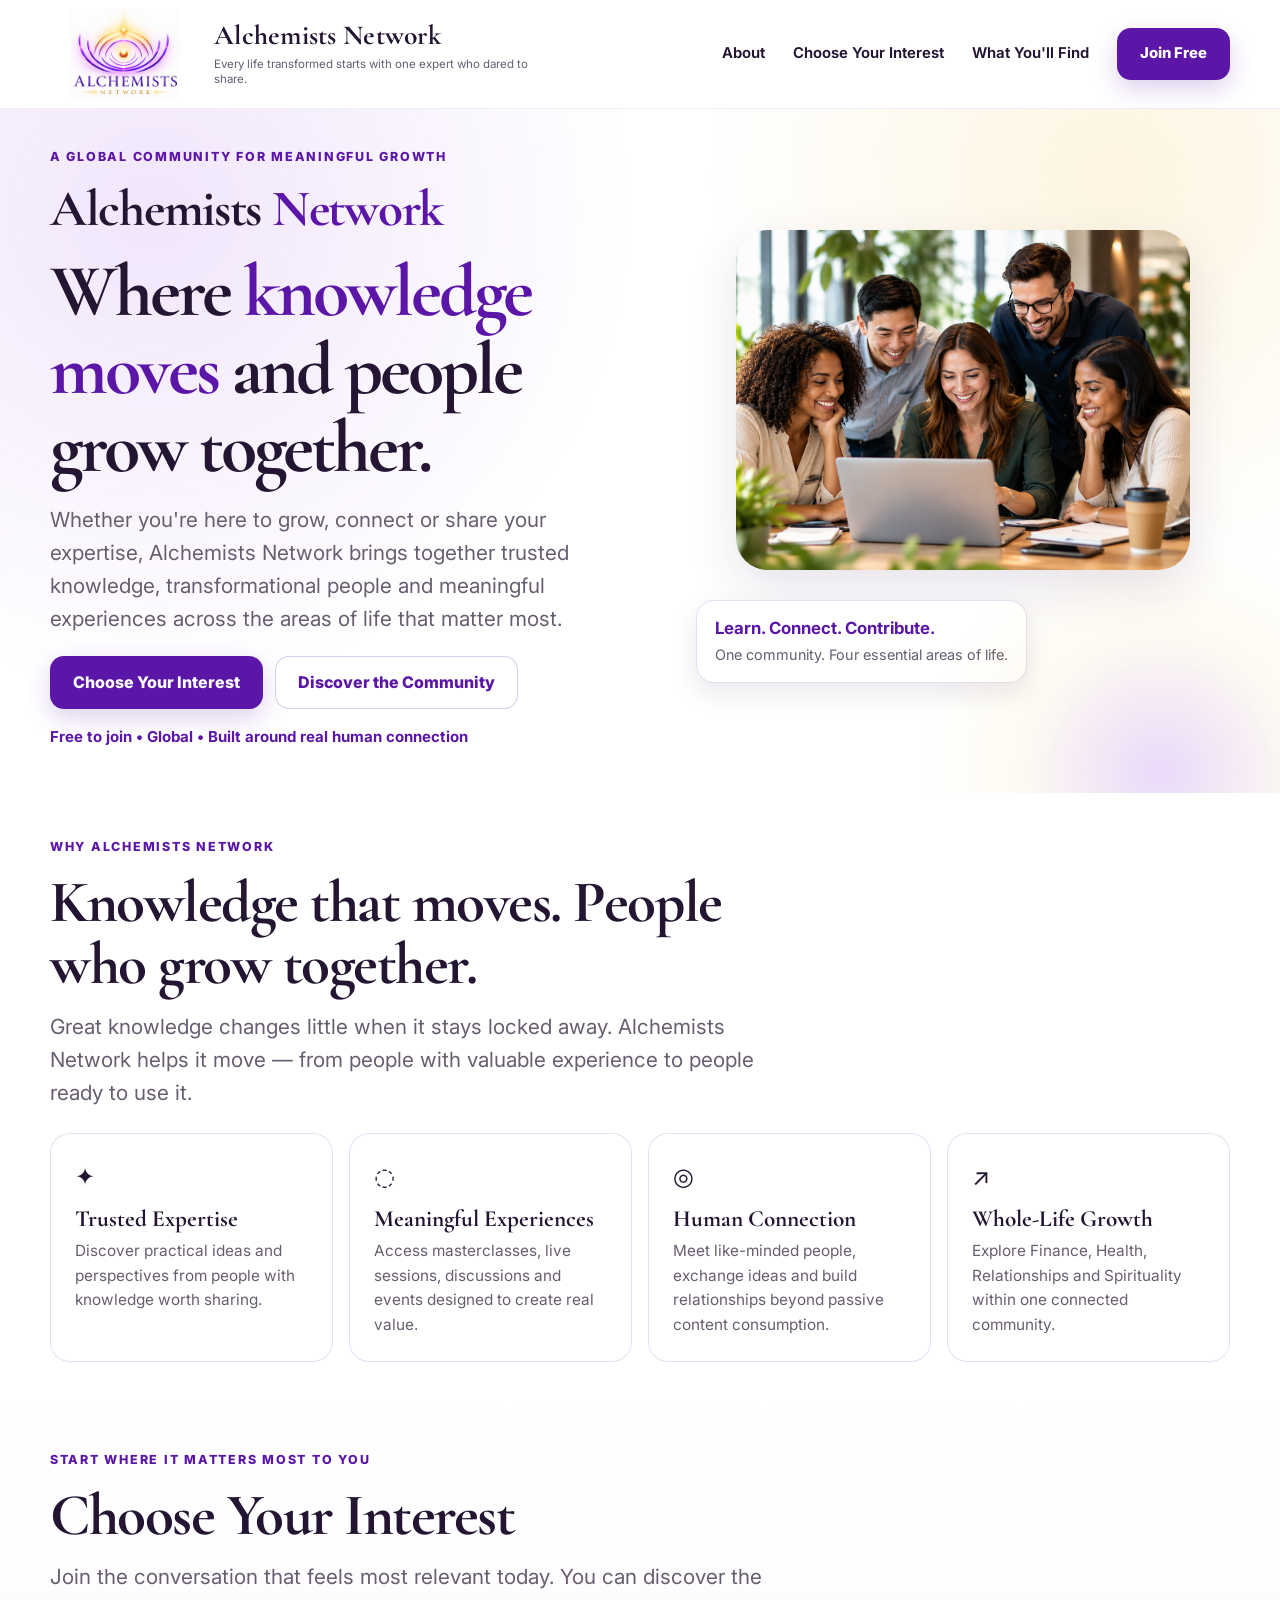
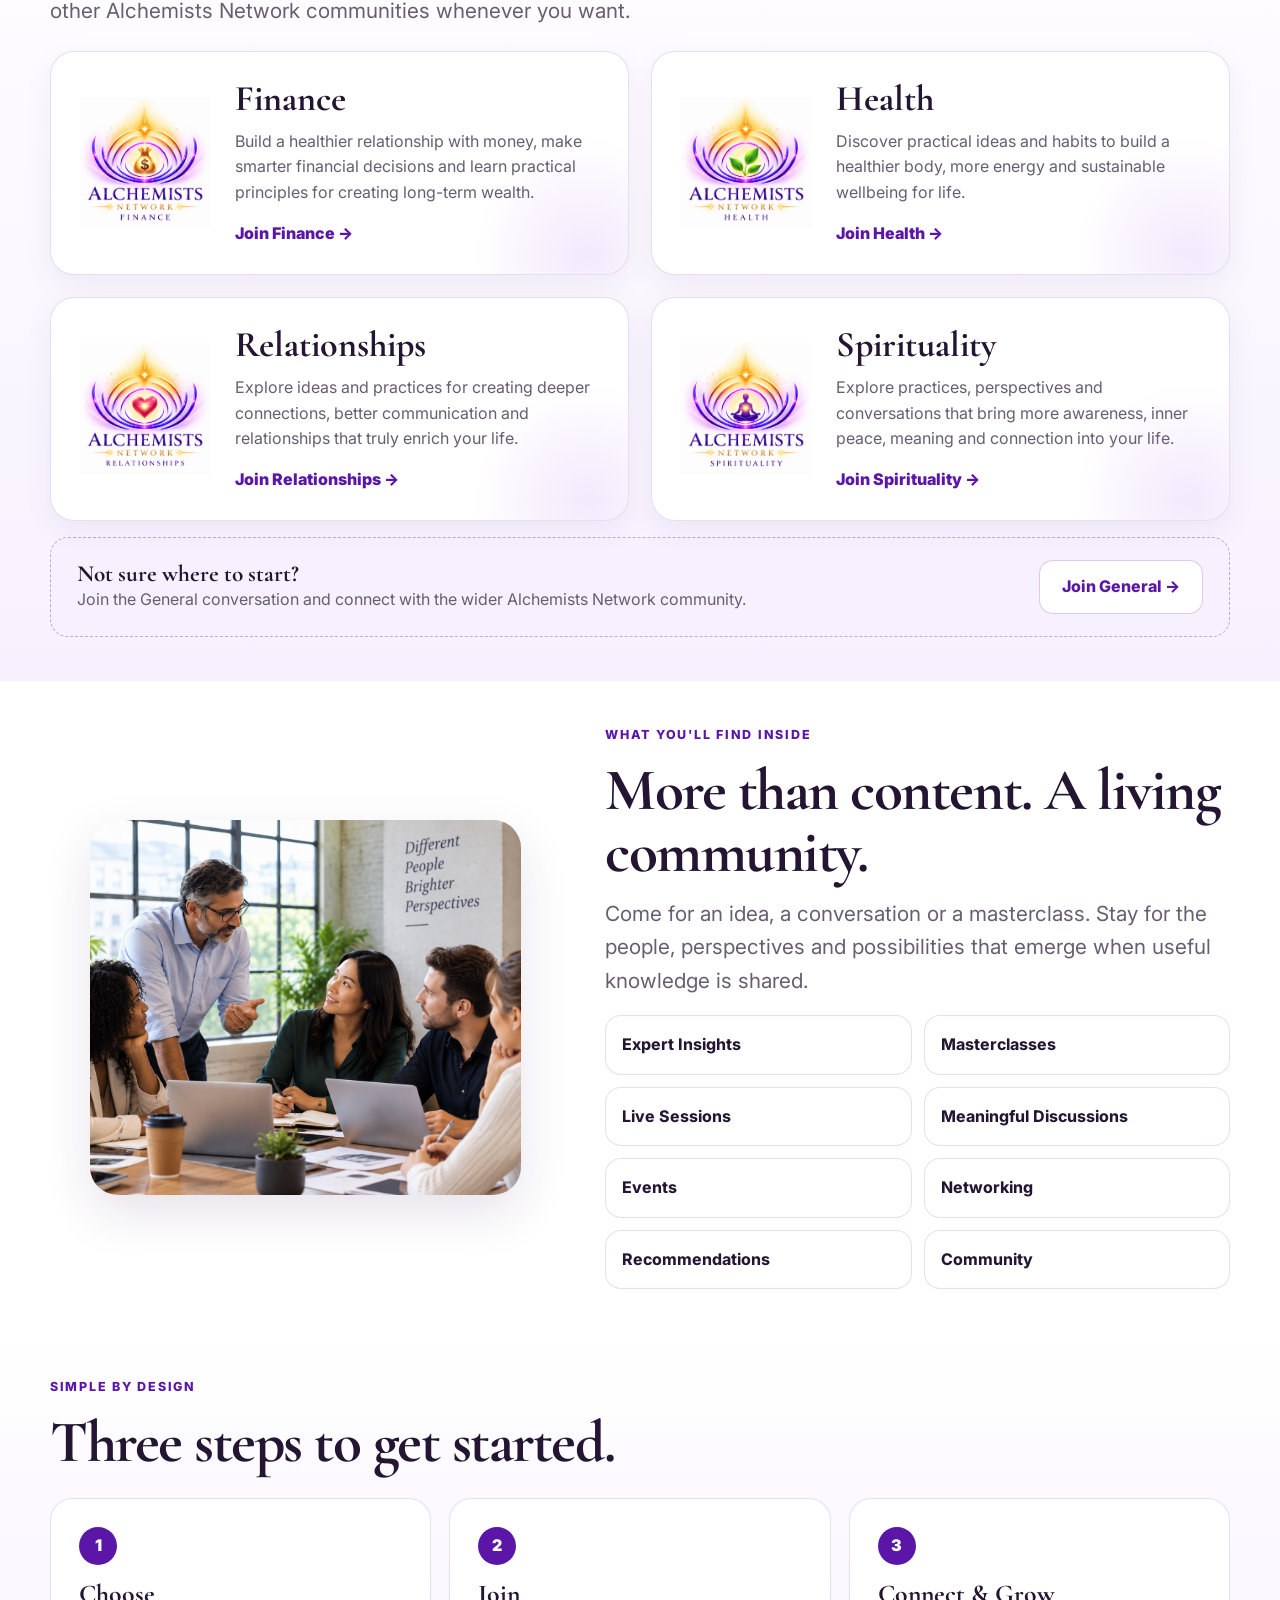
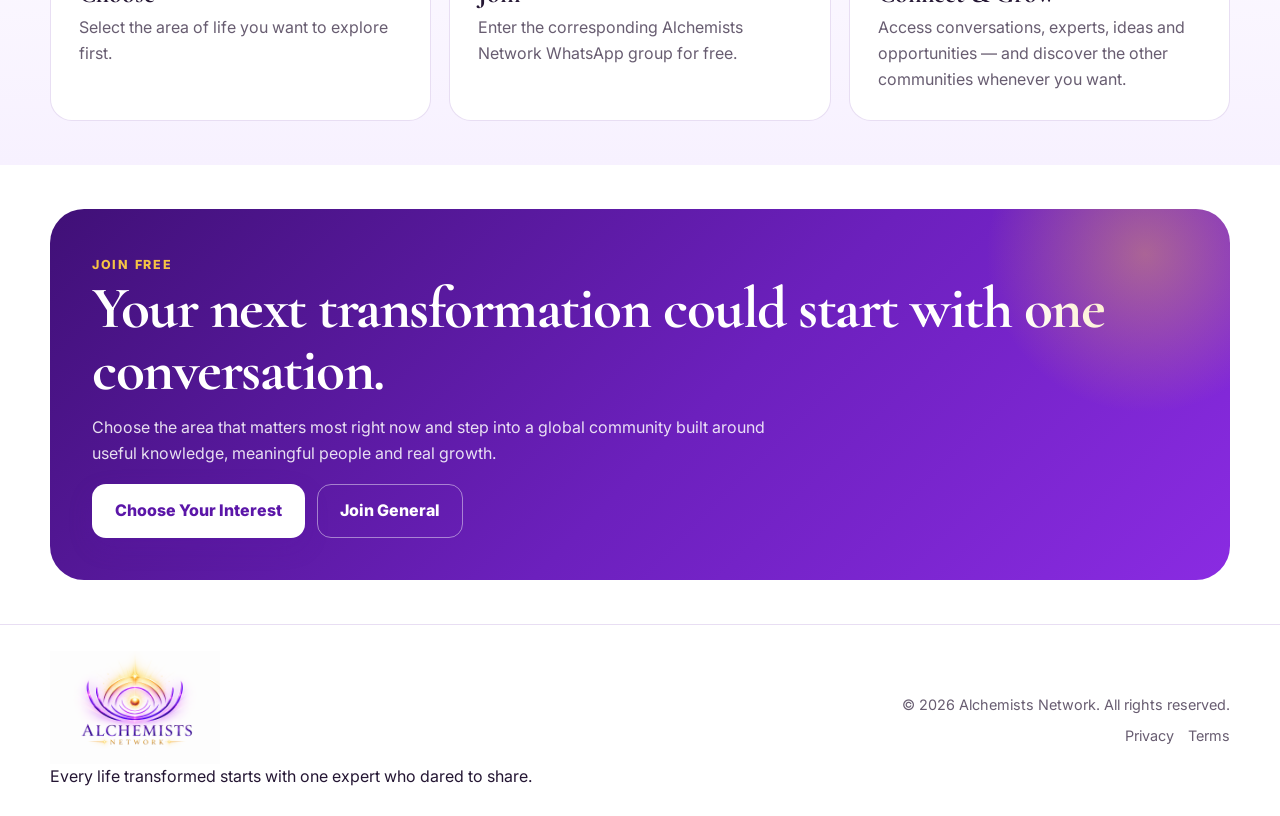
<file: index.html>
<!doctype html>
<html lang="en">
<head>
  <meta charset="utf-8">
  <meta name="viewport" content="width=device-width,initial-scale=1">
  <title>Alchemists Network | Learn, Connect & Grow</title>
  <meta name="description" content="Join Alchemists Network for free and connect with trusted knowledge, experts, masterclasses and meaningful conversations across Finance, Health, Relationships and Spirituality.">
  <link rel="canonical" href="https://www.alchemistsnetwork.com/">
  <meta property="og:title" content="Alchemists Network | Learn, Connect & Grow">
  <meta property="og:description" content="A global community for people who want to grow, connect and share expertise across the areas of life that matter most.">
  <meta property="og:type" content="website">
  <meta property="og:url" content="https://www.alchemistsnetwork.com/">
  <meta property="og:image" content="https://www.alchemistsnetwork.com/assets/logos/alchemists-network.png">
  <meta name="theme-color" content="#5b16a8">
  <link rel="preconnect" href="https://fonts.googleapis.com">
  <link rel="preconnect" href="https://fonts.gstatic.com" crossorigin>
  <link href="https://fonts.googleapis.com/css2?family=Cormorant+Garamond:wght@600;700&family=Inter:wght@400;500;600;700;800&display=swap" rel="stylesheet">
  <link rel="stylesheet" href="css/styles.css">
  <script defer src="js/config.js"></script>
  <script defer src="js/main.js"></script>
</head>
<body>
<header class="site-header">
  <div class="container header-inner">
    <a class="brand" href="#top" aria-label="Alchemists Network home">
      <img src="assets/logos/alchemists-network-header.png" alt="Alchemists Network">
      <span class="brand-copy">
        <strong>Alchemists Network</strong>
        <small>Every life transformed starts with one expert who dared to share.</small>
      </span>
    </a>
    <button class="menu-button" aria-label="Open navigation" aria-expanded="false">☰</button>
    <nav class="site-nav" aria-label="Main navigation">
      <a href="#about">About</a>
      <a href="#interests">Choose Your Interest</a>
      <a href="#inside">What You'll Find</a>
      <a class="btn btn-primary" href="#interests" data-scroll="#interests">Join Free</a>
    </nav>
  </div>
</header>
<main id="top">
  <section class="hero">
    <div class="container hero-grid">
      <div class="hero-copy">
        <span class="eyebrow">A global community for meaningful growth</span>
        <h1 class="hero-brand-title">Alchemists <span>Network</span></h1>
        <h2 class="hero-statement">Where <span>knowledge moves</span> and people grow together.</h2>
        <p class="lead">Whether you're here to grow, connect or share your expertise, Alchemists Network brings together trusted knowledge, transformational people and meaningful experiences across the areas of life that matter most.</p>
        <div class="hero-actions">
          <a class="btn btn-primary" href="#interests" data-scroll="#interests">Choose Your Interest</a>
          <a class="btn btn-secondary" href="#about" data-scroll="#about">Discover the Community</a>
        </div>
        <a class="free-note" href="#interests" data-scroll="#interests">Free to join • Global • Built around real human connection</a>
      </div>
      <div class="hero-visual">
        <figure class="hero-photo">
          <img src="assets/hero-community-diverse.png" alt="Professionals collaborating around a laptop in a bright modern workspace">
        </figure>
        <div class="hero-card"><strong>Learn. Connect. Contribute.</strong><span>One community. Four essential areas of life.</span></div>
      </div>
    </div>
  </section>

  <section class="section" id="about">
    <div class="container">
      <div class="section-head">
        <span class="eyebrow">Why Alchemists Network</span>
        <h2>Knowledge that moves. People who grow together.</h2>
        <p class="lead">Great knowledge changes little when it stays locked away. Alchemists Network helps it move — from people with valuable experience to people ready to use it.</p>
      </div>
      <div class="benefits">
        <article class="benefit"><div class="benefit-icon">✦</div><h3>Trusted Expertise</h3><p>Discover practical ideas and perspectives from people with knowledge worth sharing.</p></article>
        <article class="benefit"><div class="benefit-icon">◌</div><h3>Meaningful Experiences</h3><p>Access masterclasses, live sessions, discussions and events designed to create real value.</p></article>
        <article class="benefit"><div class="benefit-icon">◎</div><h3>Human Connection</h3><p>Meet like-minded people, exchange ideas and build relationships beyond passive content consumption.</p></article>
        <article class="benefit"><div class="benefit-icon">↗</div><h3>Whole-Life Growth</h3><p>Explore Finance, Health, Relationships and Spirituality within one connected community.</p></article>
      </div>
    </div>
  </section>

  <section class="section section-soft" id="interests">
    <div class="container">
      <div class="section-head">
        <span class="eyebrow">Start where it matters most to you</span>
        <h2>Choose Your Interest</h2>
        <p class="lead">Join the conversation that feels most relevant today. You can discover the other Alchemists Network communities whenever you want.</p>
      </div>
      <div class="interest-grid">
        <a class="interest-card" href="#" data-whatsapp="finance" target="_blank" rel="noopener" aria-label="Join Finance on WhatsApp">
          <img class="interest-logo" src="assets/logos/finance.png" alt="Alchemists Network Finance logo">
          <div class="interest-copy"><h3>Finance</h3><p>Build a healthier relationship with money, make smarter financial decisions and learn practical principles for creating long-term wealth.</p><span class="interest-cta">Join Finance →</span></div>
        </a>
        <a class="interest-card" href="#" data-whatsapp="health" target="_blank" rel="noopener" aria-label="Join Health on WhatsApp">
          <img class="interest-logo" src="assets/logos/health.png" alt="Alchemists Network Health logo">
          <div class="interest-copy"><h3>Health</h3><p>Discover practical ideas and habits to build a healthier body, more energy and sustainable wellbeing for life.</p><span class="interest-cta">Join Health →</span></div>
        </a>
        <a class="interest-card" href="#" data-whatsapp="relationships" target="_blank" rel="noopener" aria-label="Join Relationships on WhatsApp">
          <img class="interest-logo" src="assets/logos/relationships.png" alt="Alchemists Network Relationships logo">
          <div class="interest-copy"><h3>Relationships</h3><p>Explore ideas and practices for creating deeper connections, better communication and relationships that truly enrich your life.</p><span class="interest-cta">Join Relationships →</span></div>
        </a>
        <a class="interest-card" href="#" data-whatsapp="spirituality" target="_blank" rel="noopener" aria-label="Join Spirituality on WhatsApp">
          <img class="interest-logo" src="assets/logos/spirituality.png" alt="Alchemists Network Spirituality logo">
          <div class="interest-copy"><h3>Spirituality</h3><p>Explore practices, perspectives and conversations that bring more awareness, inner peace, meaning and connection into your life.</p><span class="interest-cta">Join Spirituality →</span></div>
        </a>
      </div>
      <div class="general-box">
        <div><h3>Not sure where to start?</h3><p>Join the General conversation and connect with the wider Alchemists Network community.</p></div>
        <a class="btn btn-secondary" href="#" data-whatsapp="general" target="_blank" rel="noopener">Join General →</a>
      </div>
    </div>
  </section>

  <section class="section" id="inside">
    <div class="container inside-grid">
      <figure class="inside-photo"><img src="assets/inside-community-diverse.png" alt="A diverse group of professionals collaborating in a bright modern office"></figure>
      <div>
        <div class="section-head" style="margin-bottom:0"><span class="eyebrow">What you'll find inside</span><h2>More than content. A living community.</h2><p class="lead">Come for an idea, a conversation or a masterclass. Stay for the people, perspectives and possibilities that emerge when useful knowledge is shared.</p></div>
        <div class="inside-list">
          <div class="inside-item">Expert Insights</div><div class="inside-item">Masterclasses</div><div class="inside-item">Live Sessions</div><div class="inside-item">Meaningful Discussions</div><div class="inside-item">Events</div><div class="inside-item">Networking</div><div class="inside-item">Recommendations</div><div class="inside-item">Community</div>
        </div>
      </div>
    </div>
  </section>

  <section class="section section-soft" id="how">
    <div class="container">
      <div class="section-head"><span class="eyebrow">Simple by design</span><h2>Three steps to get started.</h2></div>
      <div class="steps">
        <article class="step"><div class="step-num">1</div><h3>Choose</h3><p>Select the area of life you want to explore first.</p></article>
        <article class="step"><div class="step-num">2</div><h3>Join</h3><p>Enter the corresponding Alchemists Network WhatsApp group for free.</p></article>
        <article class="step"><div class="step-num">3</div><h3>Connect & Grow</h3><p>Access conversations, experts, ideas and opportunities — and discover the other communities whenever you want.</p></article>
      </div>
    </div>
  </section>

  <section class="section">
    <div class="container">
      <div class="final-cta">
        <span class="eyebrow" style="color:#f6c344">Join free</span>
        <h2>Your next transformation could start with one conversation.</h2>
        <p>Choose the area that matters most right now and step into a global community built around useful knowledge, meaningful people and real growth.</p>
        <div class="final-actions"><a class="btn btn-primary" href="#interests" data-scroll="#interests">Choose Your Interest</a><a class="btn btn-secondary" href="#" data-whatsapp="general" target="_blank" rel="noopener">Join General</a></div>
      </div>
    </div>
  </section>
</main>
<footer class="footer">
  <div class="container footer-inner">
    <div class="footer-brand"><img src="assets/logos/alchemists-network.png" alt="Alchemists Network"><p>Every life transformed starts with one expert who dared to share.</p></div>
    <div class="footer-note"><div>© <span data-year></span> Alchemists Network. All rights reserved.</div><div class="legal"><a href="#" aria-label="Privacy Policy placeholder">Privacy</a><a href="#" aria-label="Terms placeholder">Terms</a></div></div>
  </div>
</footer>
</body>
</html>
</file>
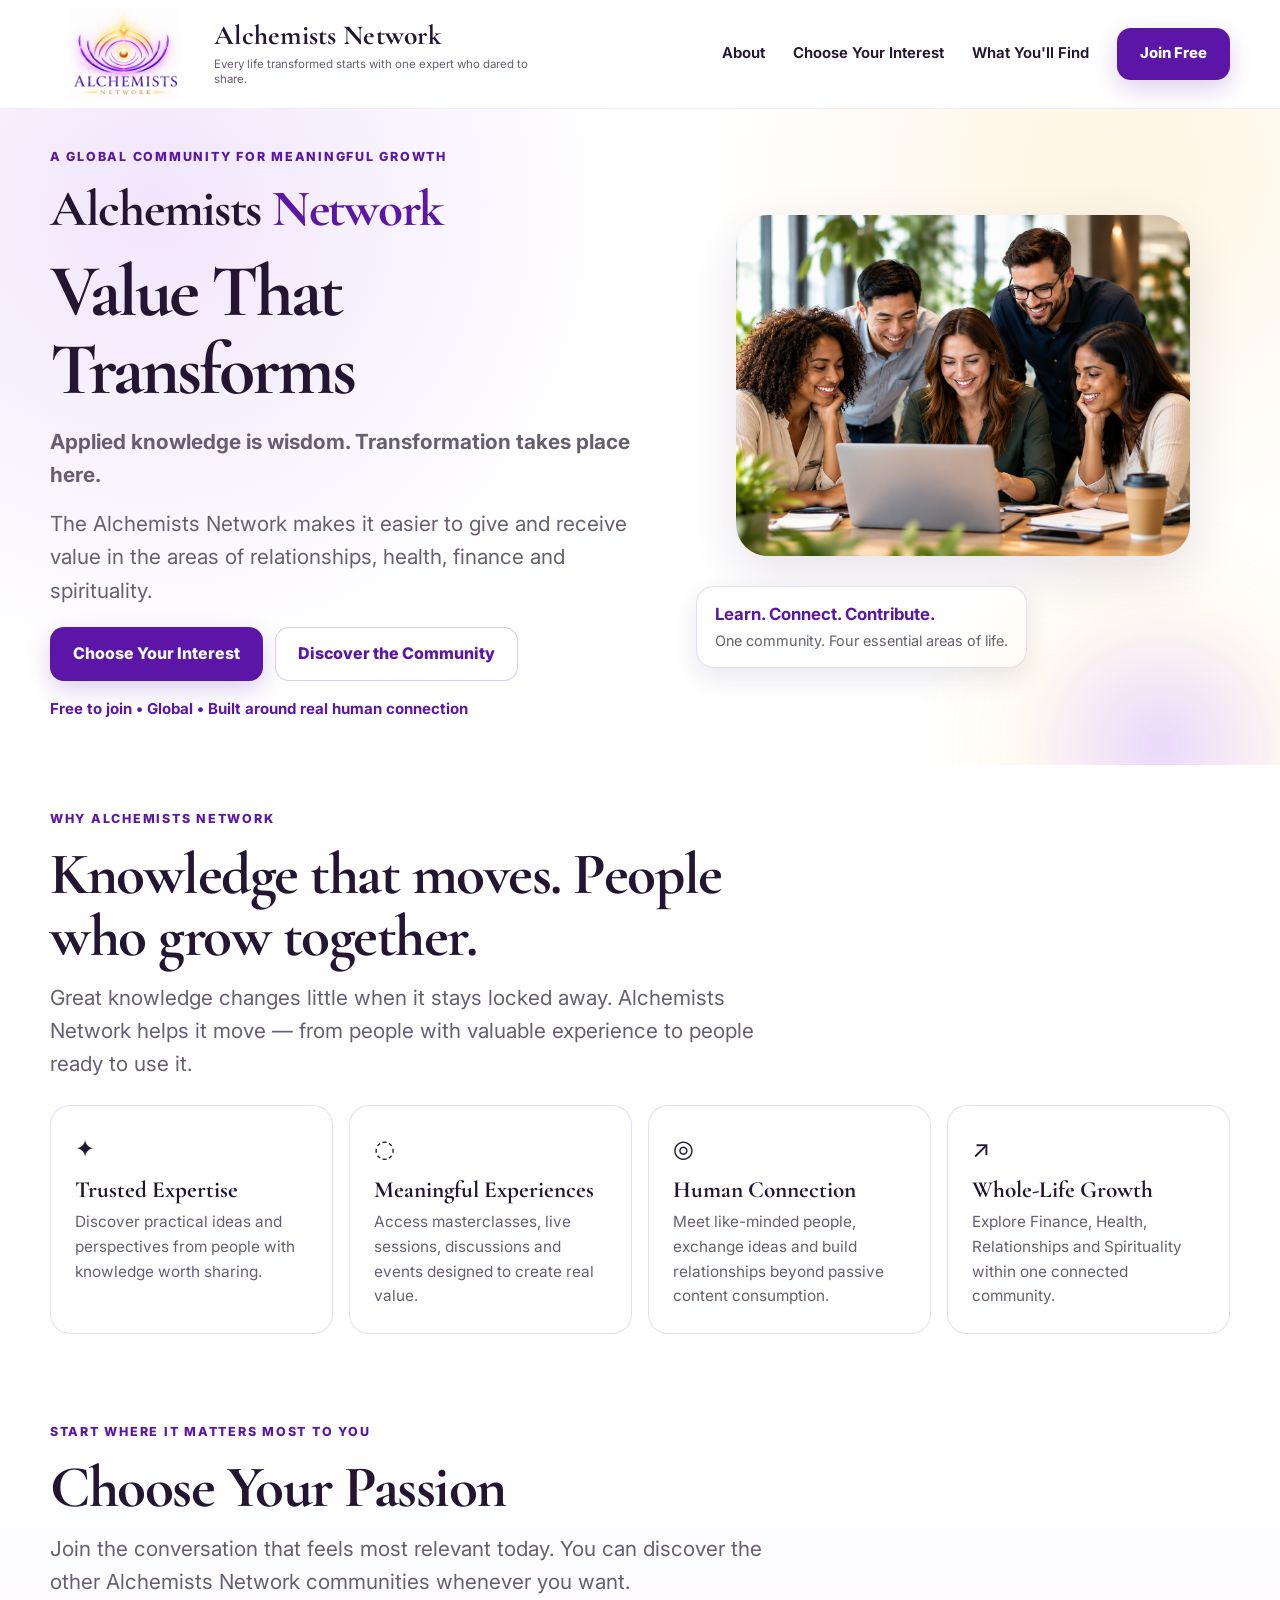
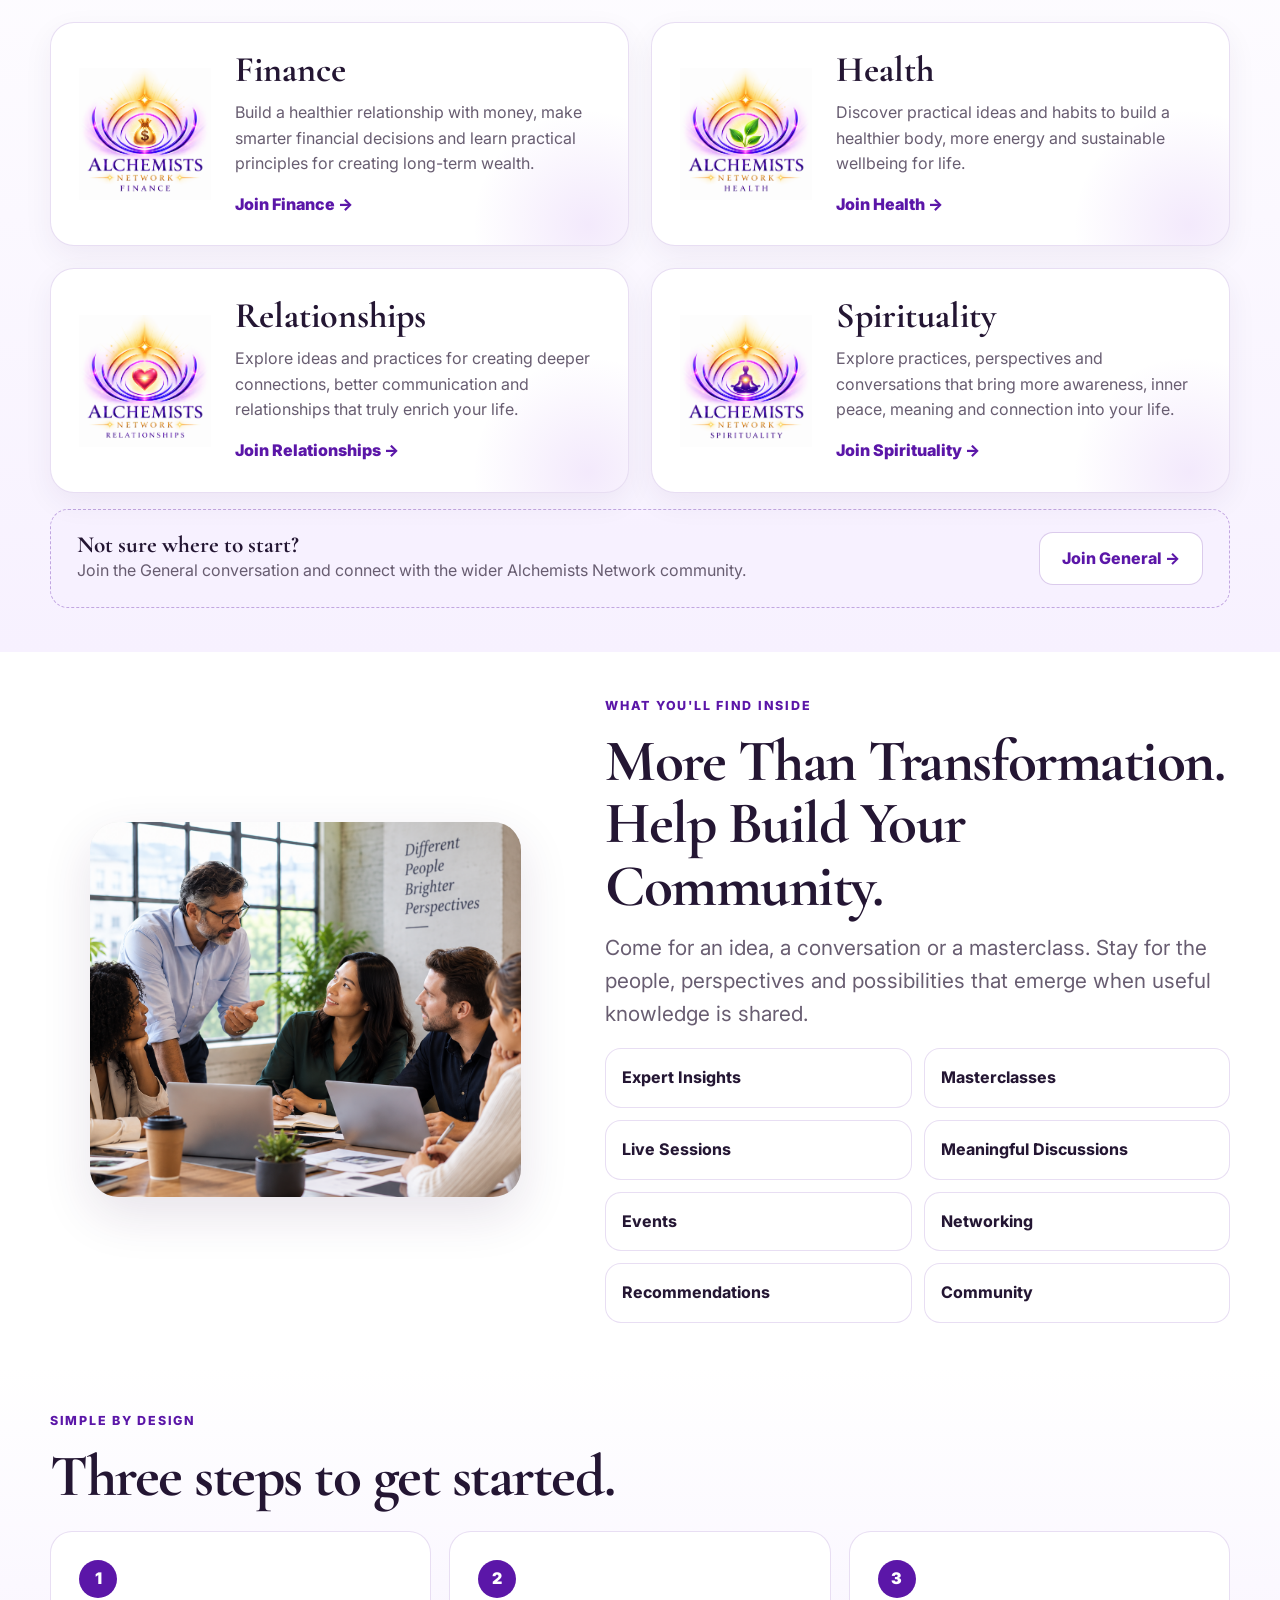
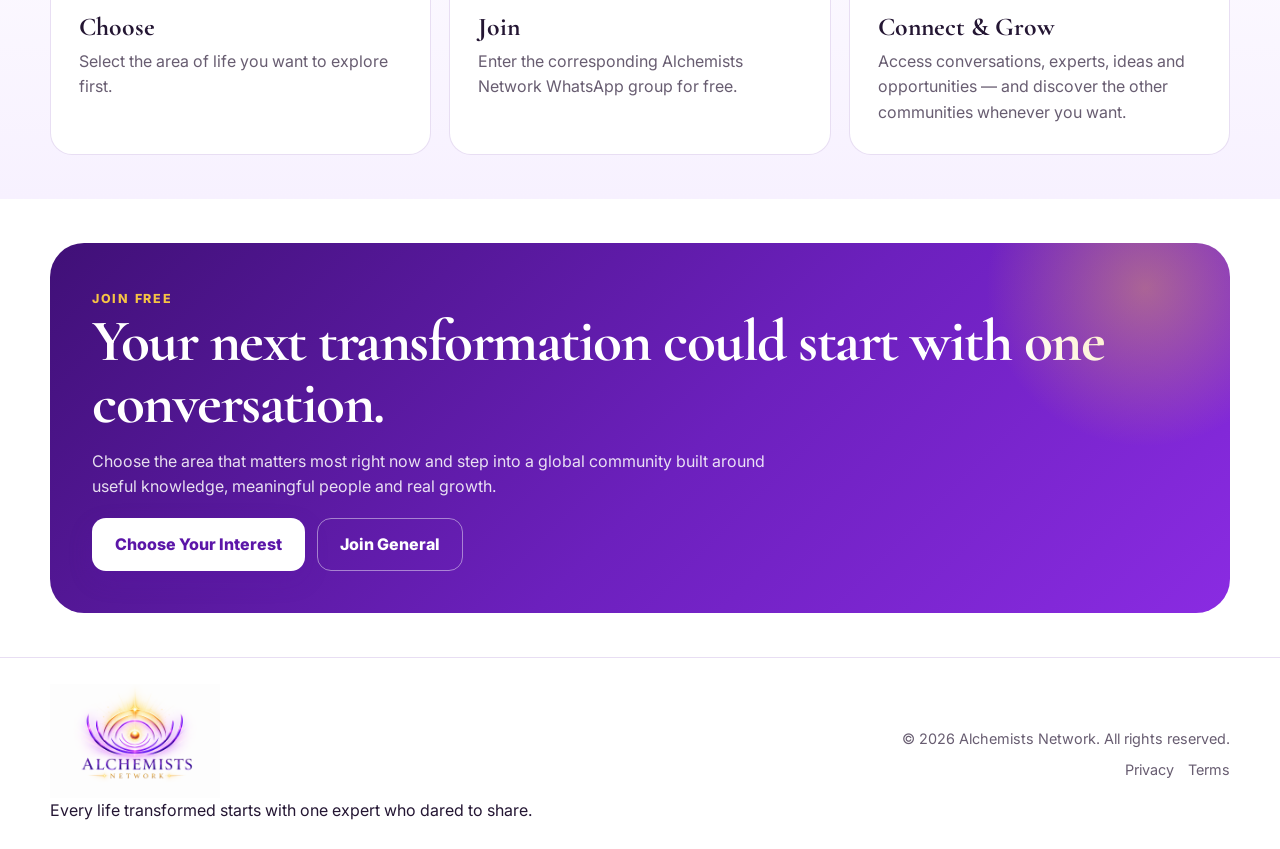
<file: alchemists-network-site-v4/index.html>
<!doctype html>
<html lang="en">
<head>
  <meta charset="utf-8">
  <meta name="viewport" content="width=device-width,initial-scale=1">
  <title>Alchemists Network | Learn, Connect & Grow</title>
  <meta name="description" content="Join Alchemists Network for free and connect with trusted knowledge, experts, masterclasses and meaningful conversations across Finance, Health, Relationships and Spirituality.">
  <link rel="canonical" href="https://www.alchemistsnetwork.com/">
  <meta property="og:title" content="Alchemists Network | Learn, Connect & Grow">
  <meta property="og:description" content="A global community for people who want to grow, connect and share expertise across the areas of life that matter most.">
  <meta property="og:type" content="website">
  <meta property="og:url" content="https://www.alchemistsnetwork.com/">
  <meta property="og:image" content="https://www.alchemistsnetwork.com/assets/logos/alchemists-network.png">
  <meta name="theme-color" content="#5b16a8">
  <link rel="preconnect" href="https://fonts.googleapis.com">
  <link rel="preconnect" href="https://fonts.gstatic.com" crossorigin>
  <link href="https://fonts.googleapis.com/css2?family=Cormorant+Garamond:wght@600;700&family=Inter:wght@400;500;600;700;800&display=swap" rel="stylesheet">
  <link rel="stylesheet" href="css/styles.css">
  <script defer src="js/config.js"></script>
  <script defer src="js/main.js"></script>
</head>
<body>
<header class="site-header">
  <div class="container header-inner">
    <a class="brand" href="#top" aria-label="Alchemists Network home">
      <img src="assets/logos/alchemists-network-header.png" alt="Alchemists Network">
      <span class="brand-copy">
        <strong>Alchemists Network</strong>
        <small>Every life transformed starts with one expert who dared to share.</small>
      </span>
    </a>
    <button class="menu-button" aria-label="Open navigation" aria-expanded="false">☰</button>
    <nav class="site-nav" aria-label="Main navigation">
      <a href="#about">About</a>
      <a href="#interests">Choose Your Interest</a>
      <a href="#inside">What You'll Find</a>
      <a class="btn btn-primary" href="#interests" data-scroll="#interests">Join Free</a>
    </nav>
  </div>
</header>
<main id="top">
  <section class="hero">
    <div class="container hero-grid">
      <div class="hero-copy">
        <span class="eyebrow">A global community for meaningful growth</span>
        <h1 class="hero-brand-title">Alchemists <span>Network</span></h1>
        <h2 class="hero-statement">Value That Transforms</h2>
        <p class="lead"><strong>Applied knowledge is wisdom. Transformation takes place here.</strong></p>
        <p class="lead">The Alchemists Network makes it easier to give and receive value in the areas of relationships, health, finance and spirituality.</p>
        <div class="hero-actions">
          <a class="btn btn-primary" href="#interests" data-scroll="#interests">Choose Your Interest</a>
          <a class="btn btn-secondary" href="#about" data-scroll="#about">Discover the Community</a>
        </div>
        <a class="free-note" href="#interests" data-scroll="#interests">Free to join • Global • Built around real human connection</a>
      </div>
      <div class="hero-visual">
        <figure class="hero-photo">
          <img src="assets/hero-community-diverse.png" alt="Professionals collaborating around a laptop in a bright modern workspace">
        </figure>
        <div class="hero-card"><strong>Learn. Connect. Contribute.</strong><span>One community. Four essential areas of life.</span></div>
      </div>
    </div>
  </section>

  <section class="section" id="about">
    <div class="container">
      <div class="section-head">
        <span class="eyebrow">Why Alchemists Network</span>
        <h2>Knowledge that moves. People who grow together.</h2>
        <p class="lead">Great knowledge changes little when it stays locked away. Alchemists Network helps it move — from people with valuable experience to people ready to use it.</p>
      </div>
      <div class="benefits">
        <article class="benefit"><div class="benefit-icon">✦</div><h3>Trusted Expertise</h3><p>Discover practical ideas and perspectives from people with knowledge worth sharing.</p></article>
        <article class="benefit"><div class="benefit-icon">◌</div><h3>Meaningful Experiences</h3><p>Access masterclasses, live sessions, discussions and events designed to create real value.</p></article>
        <article class="benefit"><div class="benefit-icon">◎</div><h3>Human Connection</h3><p>Meet like-minded people, exchange ideas and build relationships beyond passive content consumption.</p></article>
        <article class="benefit"><div class="benefit-icon">↗</div><h3>Whole-Life Growth</h3><p>Explore Finance, Health, Relationships and Spirituality within one connected community.</p></article>
      </div>
    </div>
  </section>

  <section class="section section-soft" id="interests">
    <div class="container">
      <div class="section-head">
        <span class="eyebrow">Start where it matters most to you</span>
        <h2>Choose Your Passion</h2>
        <p class="lead">Join the conversation that feels most relevant today. You can discover the other Alchemists Network communities whenever you want.</p>
      </div>
      <div class="interest-grid">
        <a class="interest-card" href="#" data-whatsapp="finance" target="_blank" rel="noopener" aria-label="Join Finance on WhatsApp">
          <img class="interest-logo" src="assets/logos/finance.png" alt="Alchemists Network Finance logo">
          <div class="interest-copy"><h3>Finance</h3><p>Build a healthier relationship with money, make smarter financial decisions and learn practical principles for creating long-term wealth.</p><span class="interest-cta">Join Finance →</span></div>
        </a>
        <a class="interest-card" href="#" data-whatsapp="health" target="_blank" rel="noopener" aria-label="Join Health on WhatsApp">
          <img class="interest-logo" src="assets/logos/health.png" alt="Alchemists Network Health logo">
          <div class="interest-copy"><h3>Health</h3><p>Discover practical ideas and habits to build a healthier body, more energy and sustainable wellbeing for life.</p><span class="interest-cta">Join Health →</span></div>
        </a>
        <a class="interest-card" href="#" data-whatsapp="relationships" target="_blank" rel="noopener" aria-label="Join Relationships on WhatsApp">
          <img class="interest-logo" src="assets/logos/relationships.png" alt="Alchemists Network Relationships logo">
          <div class="interest-copy"><h3>Relationships</h3><p>Explore ideas and practices for creating deeper connections, better communication and relationships that truly enrich your life.</p><span class="interest-cta">Join Relationships →</span></div>
        </a>
        <a class="interest-card" href="#" data-whatsapp="spirituality" target="_blank" rel="noopener" aria-label="Join Spirituality on WhatsApp">
          <img class="interest-logo" src="assets/logos/spirituality.png" alt="Alchemists Network Spirituality logo">
          <div class="interest-copy"><h3>Spirituality</h3><p>Explore practices, perspectives and conversations that bring more awareness, inner peace, meaning and connection into your life.</p><span class="interest-cta">Join Spirituality →</span></div>
        </a>
      </div>
      <div class="general-box">
        <div><h3>Not sure where to start?</h3><p>Join the General conversation and connect with the wider Alchemists Network community.</p></div>
        <a class="btn btn-secondary" href="#" data-whatsapp="general" target="_blank" rel="noopener">Join General →</a>
      </div>
    </div>
  </section>

  <section class="section" id="inside">
    <div class="container inside-grid">
      <figure class="inside-photo"><img src="assets/inside-community-diverse.png" alt="A diverse group of professionals collaborating in a bright modern office"></figure>
      <div>
        <div class="section-head" style="margin-bottom:0"><span class="eyebrow">What you'll find inside</span><h2>More Than Transformation. Help Build Your Community.</h2><p class="lead">Come for an idea, a conversation or a masterclass. Stay for the people, perspectives and possibilities that emerge when useful knowledge is shared.</p></div>
        <div class="inside-list">
          <div class="inside-item">Expert Insights</div><div class="inside-item">Masterclasses</div><div class="inside-item">Live Sessions</div><div class="inside-item">Meaningful Discussions</div><div class="inside-item">Events</div><div class="inside-item">Networking</div><div class="inside-item">Recommendations</div><div class="inside-item">Community</div>
        </div>
      </div>
    </div>
  </section>

  <section class="section section-soft" id="how">
    <div class="container">
      <div class="section-head"><span class="eyebrow">Simple by design</span><h2>Three steps to get started.</h2></div>
      <div class="steps">
        <article class="step"><div class="step-num">1</div><h3>Choose</h3><p>Select the area of life you want to explore first.</p></article>
        <article class="step"><div class="step-num">2</div><h3>Join</h3><p>Enter the corresponding Alchemists Network WhatsApp group for free.</p></article>
        <article class="step"><div class="step-num">3</div><h3>Connect & Grow</h3><p>Access conversations, experts, ideas and opportunities — and discover the other communities whenever you want.</p></article>
      </div>
    </div>
  </section>

  <section class="section">
    <div class="container">
      <div class="final-cta">
        <span class="eyebrow" style="color:#f6c344">Join free</span>
        <h2>Your next transformation could start with one conversation.</h2>
        <p>Choose the area that matters most right now and step into a global community built around useful knowledge, meaningful people and real growth.</p>
        <div class="final-actions"><a class="btn btn-primary" href="#interests" data-scroll="#interests">Choose Your Interest</a><a class="btn btn-secondary" href="#" data-whatsapp="general" target="_blank" rel="noopener">Join General</a></div>
      </div>
    </div>
  </section>
</main>
<footer class="footer">
  <div class="container footer-inner">
    <div class="footer-brand"><img src="assets/logos/alchemists-network.png" alt="Alchemists Network"><p>Every life transformed starts with one expert who dared to share.</p></div>
    <div class="footer-note"><div>© <span data-year></span> Alchemists Network. All rights reserved.</div><div class="legal"><a href="#" aria-label="Privacy Policy placeholder">Privacy</a><a href="#" aria-label="Terms placeholder">Terms</a></div></div>
  </div>
</footer>
</body>
</html>
</file>
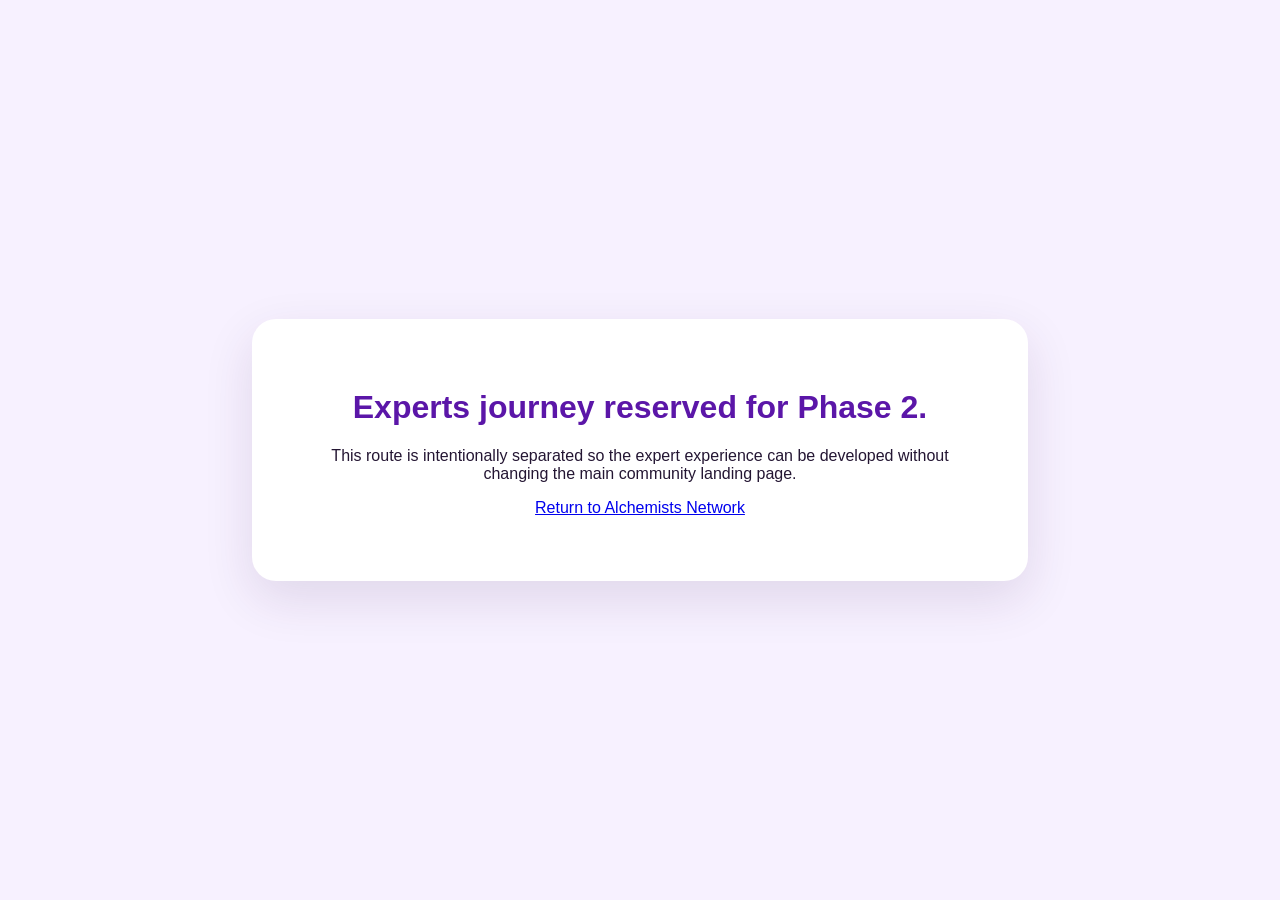
<file: alchemists-network-site-v4/experts/index.html>
<!doctype html><html lang="en"><head><meta charset="utf-8"><meta name="viewport" content="width=device-width,initial-scale=1"><meta name="robots" content="noindex"><title>Alchemists Network | Experts</title><style>body{font-family:Inter,Arial,sans-serif;margin:0;display:grid;place-items:center;min-height:100vh;background:#f7f1ff;color:#241633}.box{max-width:680px;background:#fff;padding:48px;border-radius:24px;box-shadow:0 18px 50px rgba(55,22,85,.12);text-align:center}h1{color:#5b16a8}</style></head><body><main class="box"><h1>Experts journey reserved for Phase 2.</h1><p>This route is intentionally separated so the expert experience can be developed without changing the main community landing page.</p><p><a href="/">Return to Alchemists Network</a></p></main></body></html>
</file>
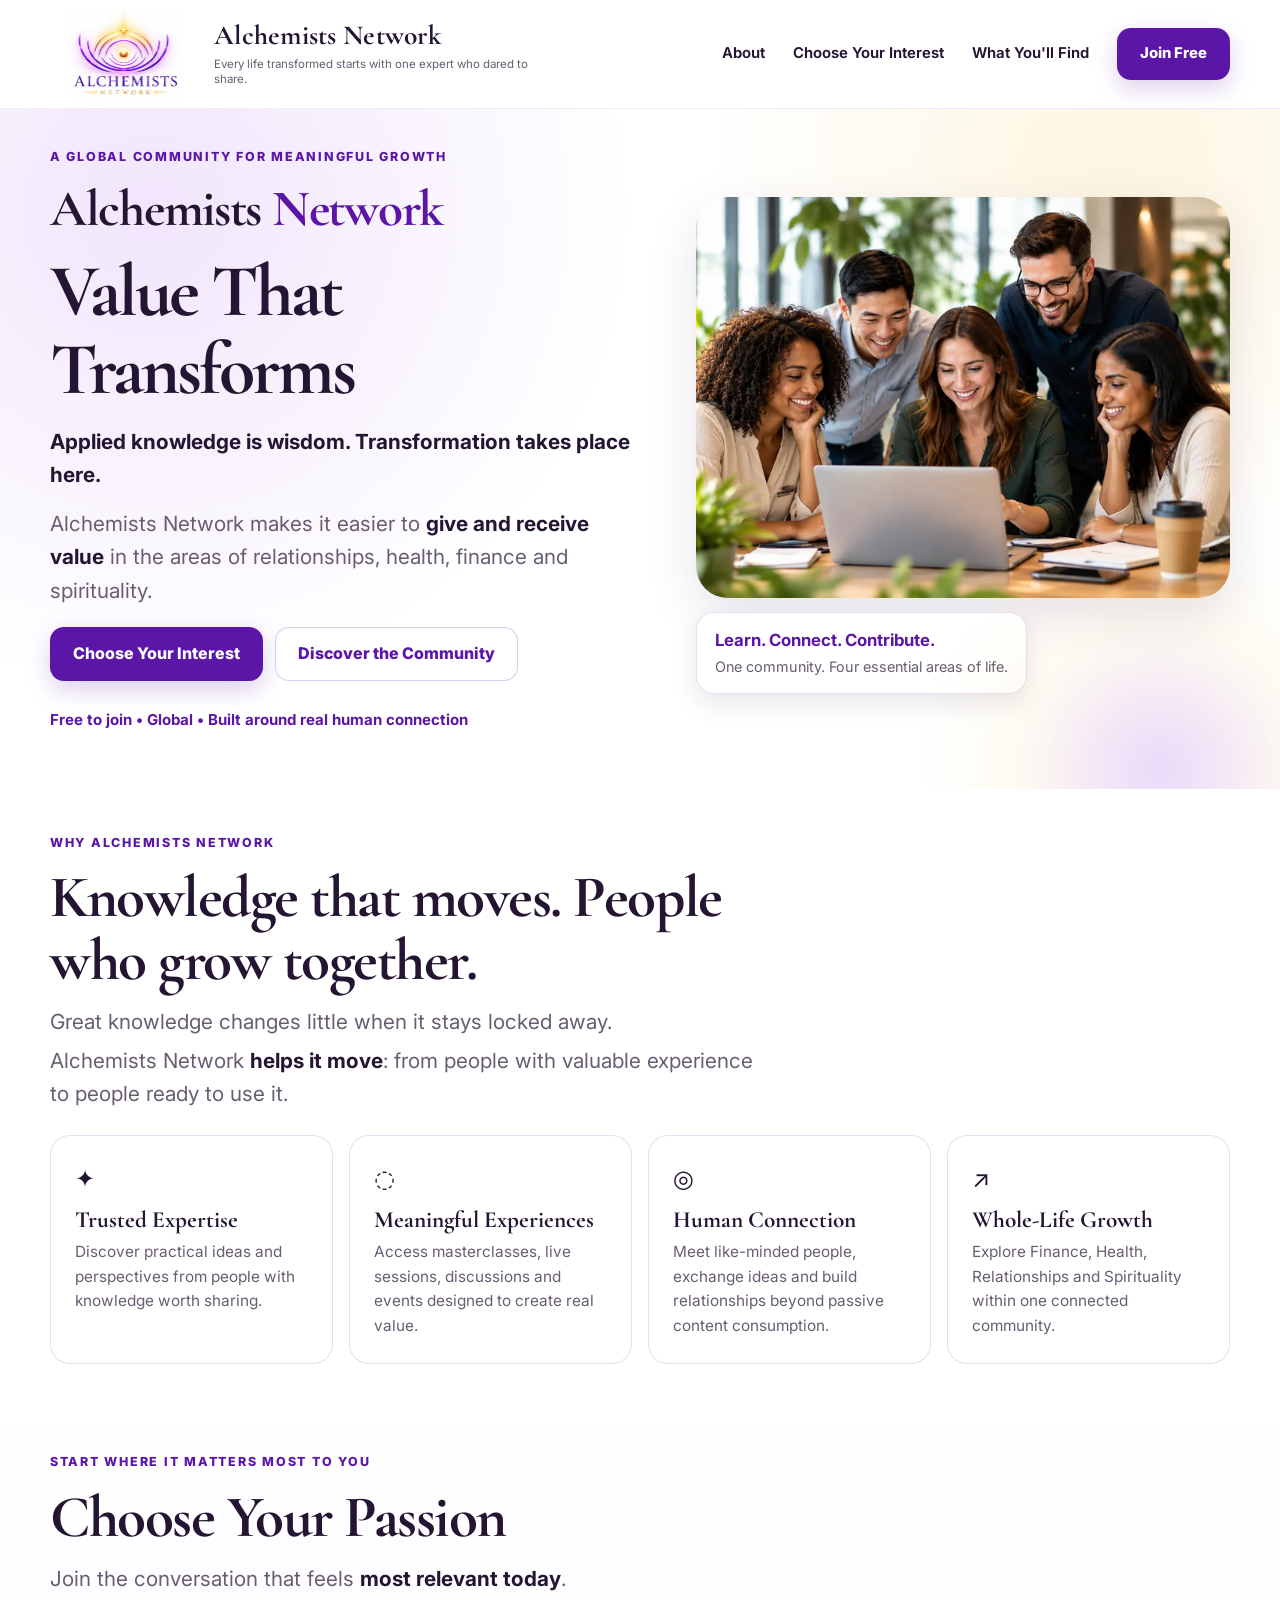
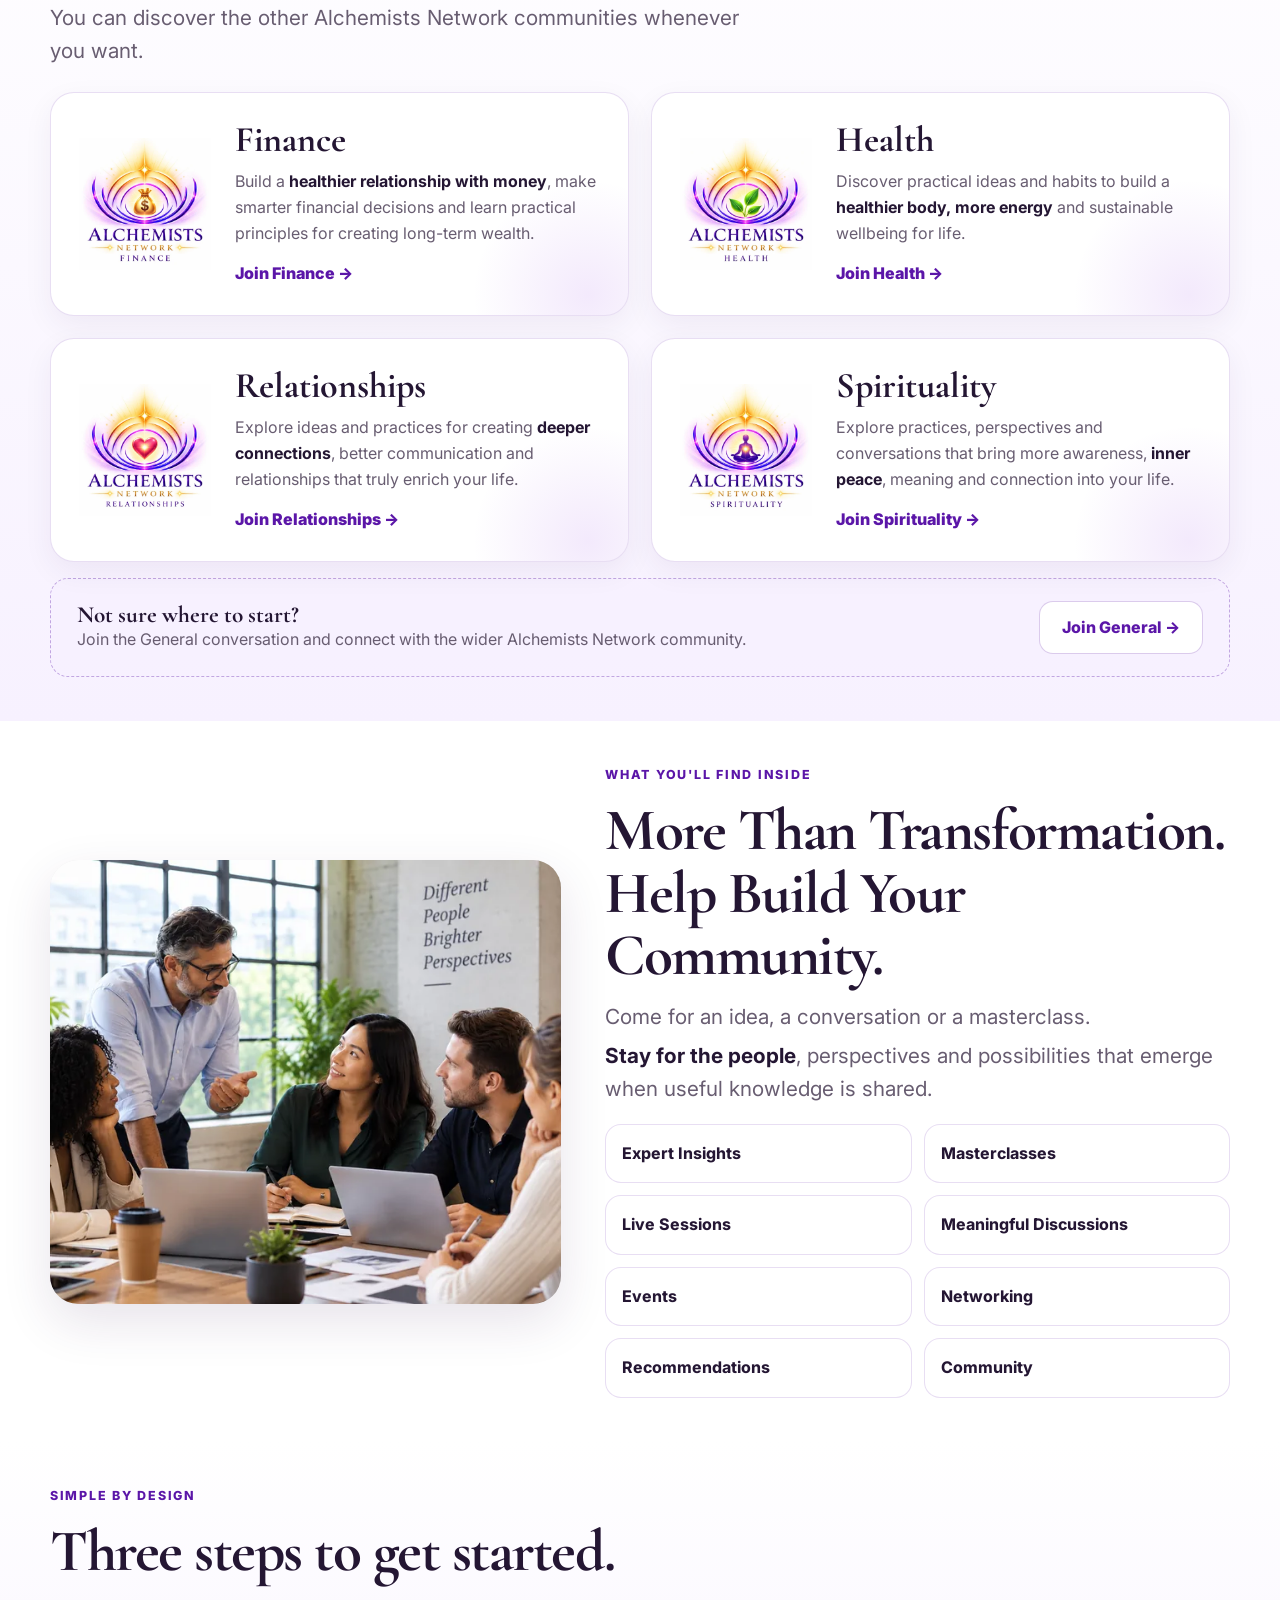
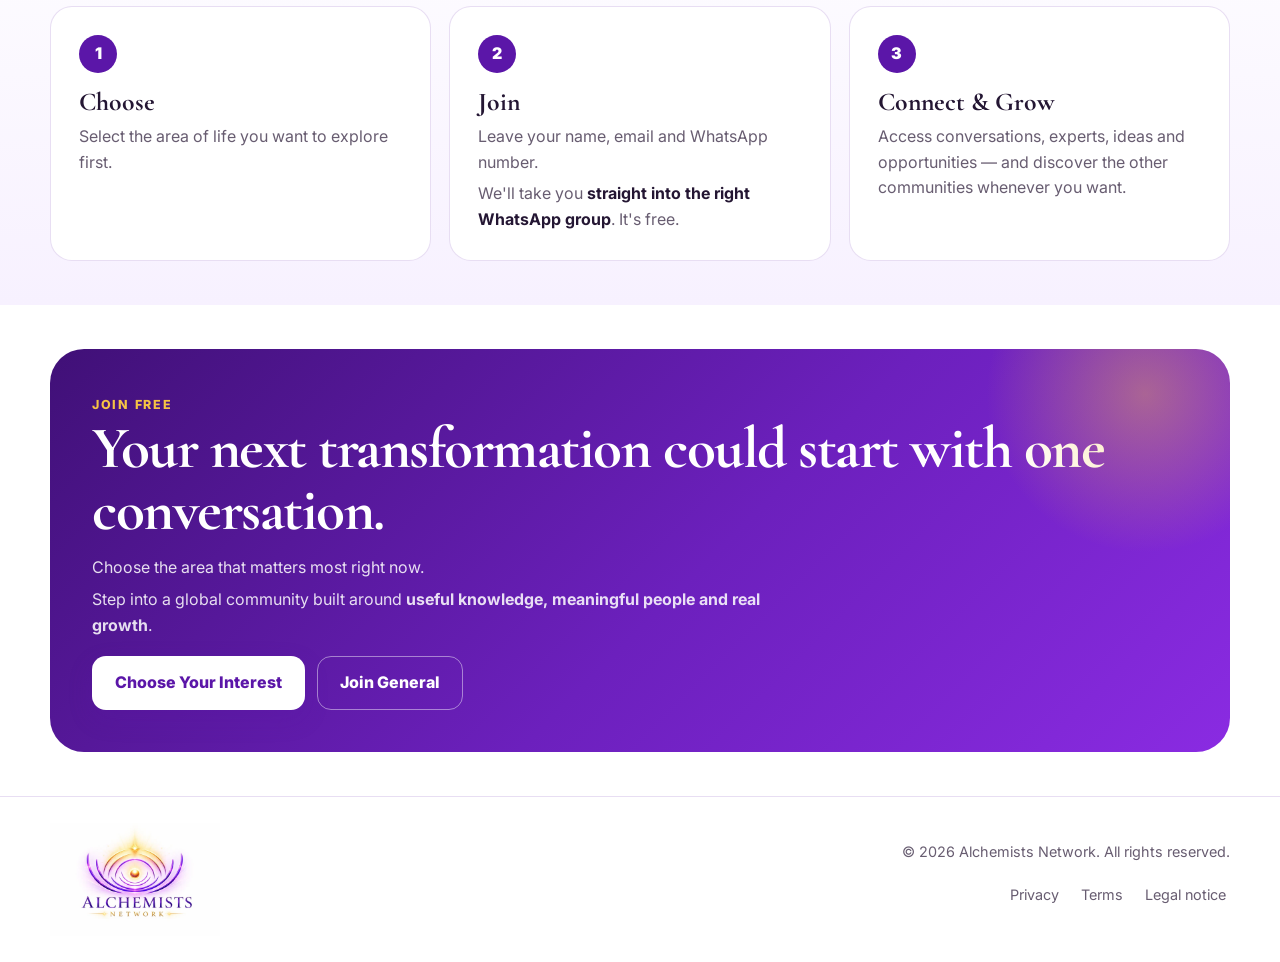
<file: alchemists-network-site-v9/alchemists-network-site-v9/index.html>
<!doctype html>
<html lang="en">
<head>
  <meta charset="UTF-8">
  <meta name="viewport" content="width=device-width, initial-scale=1.0">
  <meta http-equiv="content-language" content="en">
  <title>Alchemists Network | Learn, Connect & Grow</title>
  <meta name="description" content="Join Alchemists Network for free and connect with trusted knowledge, experts, masterclasses and meaningful conversations across Finance, Health, Relationships and Spirituality.">
  <link rel="canonical" href="https://www.alchemistsnetwork.com/">
  <meta property="og:type" content="website">
  <meta property="og:site_name" content="Alchemists Network">
  <meta property="og:locale" content="en_GB">
  <meta property="og:url" content="https://www.alchemistsnetwork.com/">
  <meta property="og:title" content="Alchemists Network | Learn, Connect & Grow">
  <meta property="og:description" content="A free global community for Finance, Health, Relationships and Spirituality. Your next transformation could start with one conversation.">
  <meta property="og:image" content="https://www.alchemistsnetwork.com/assets/og-image.jpg">
  <meta property="og:image:secure_url" content="https://www.alchemistsnetwork.com/assets/og-image.jpg">
  <meta property="og:image:type" content="image/jpeg">
  <meta property="og:image:width" content="1200">
  <meta property="og:image:height" content="630">
  <meta property="og:image:alt" content="Alchemists Network logo with the words Learn. Connect. Grow. and the four areas: Finance, Health, Relationships and Spirituality">
  <meta property="og:image" content="https://www.alchemistsnetwork.com/assets/og-image-square.jpg">
  <meta property="og:image:type" content="image/jpeg">
  <meta property="og:image:width" content="1080">
  <meta property="og:image:height" content="1080">
  <meta property="og:image:alt" content="Alchemists Network logo with the words Learn. Connect. Grow.">
  <meta name="twitter:card" content="summary_large_image">
  <meta name="twitter:title" content="Alchemists Network | Learn, Connect & Grow">
  <meta name="twitter:description" content="A free global community for Finance, Health, Relationships and Spirituality.">
  <meta name="twitter:image" content="https://www.alchemistsnetwork.com/assets/og-image.jpg">
  <meta name="twitter:image:alt" content="Alchemists Network logo with the words Learn. Connect. Grow.">
  <link rel="alternate" type="text/plain" href="/llms.txt" title="llms.txt">
  <meta name="theme-color" content="#5b16a8">
  <link rel="icon" href="assets/logos/alchemists-network-header.webp" type="image/webp">
  <link rel="preload" as="image" type="image/webp" href="assets/hero-community-diverse-800.webp" imagesrcset="assets/hero-community-diverse-800.webp 800w, assets/hero-community-diverse-1400.webp 1400w" imagesizes="(max-width: 900px) 92vw, 560px">
  <script type="application/ld+json">
  {
    "@context": "https://schema.org",
    "@graph": [
      {
        "@type": "Organization",
        "@id": "https://www.alchemistsnetwork.com/#organization",
        "name": "Alchemists Network",
        "url": "https://www.alchemistsnetwork.com/",
        "logo": {
          "@type": "ImageObject",
          "url": "https://www.alchemistsnetwork.com/assets/logos/alchemists-network.webp",
          "width": 510,
          "height": 340
        },
        "image": "https://www.alchemistsnetwork.com/assets/og-image.jpg",
        "description": "A global community connecting people with trusted expertise, masterclasses and meaningful conversations across Finance, Health, Relationships and Spirituality.",
        "slogan": "Every life transformed starts with one expert who dared to share.",
        "founder": {
          "@type": "Person",
          "name": "Andrew A. Porteous"
        },
        "knowsAbout": ["Finance", "Health", "Relationships", "Spirituality"],
        "email": "rise@alchemistsnetwork.com",
        "contactPoint": {
          "@type": "ContactPoint",
          "contactType": "customer support",
          "email": "rise@alchemistsnetwork.com",
          "availableLanguage": "English"
        },
        "sameAs": [
          "https://www.instagram.com/alchemistnetwork/",
          "https://www.facebook.com/profile.php?id=61589458378062",
          "https://www.youtube.com/channel/UCAXfL9vfWG9lbu_mYxJ198A",
          "https://rumble.com/user/alchemistnetwork"
        ]
      },
      {
        "@type": "WebSite",
        "@id": "https://www.alchemistsnetwork.com/#website",
        "name": "Alchemists Network",
        "url": "https://www.alchemistsnetwork.com/",
        "inLanguage": "en",
        "description": "Join Alchemists Network for free and connect with trusted knowledge, experts, masterclasses and meaningful conversations across Finance, Health, Relationships and Spirituality.",
        "publisher": { "@id": "https://www.alchemistsnetwork.com/#organization" }
      }
    ]
  }
  </script>
  <link rel="preconnect" href="https://fonts.googleapis.com">
  <link rel="preconnect" href="https://fonts.gstatic.com" crossorigin>
  <link href="https://fonts.googleapis.com/css2?family=Cormorant+Garamond:wght@600;700&family=Inter:wght@400;500;600;700;800&display=swap" rel="stylesheet">
  <link rel="stylesheet" href="css/styles.css">
  <script defer src="js/config.js"></script>
  <script defer src="js/main.js"></script>
</head>
<body>
<header class="site-header">
  <div class="container header-inner">
    <a class="brand" href="#top" aria-label="Alchemists Network home">
      <img src="assets/logos/alchemists-network-header.webp" alt="Alchemists Network" width="450" height="367" fetchpriority="high">
      <span class="brand-copy">
        <strong>Alchemists Network</strong>
        <small>Every life transformed starts with one expert who dared to share.</small>
      </span>
    </a>
    <button class="menu-button" aria-label="Open navigation" aria-expanded="false">☰</button>
    <nav class="site-nav" aria-label="Main navigation">
      <a href="#about">About</a>
      <a href="#interests">Choose Your Interest</a>
      <a href="#inside">What You'll Find</a>
      <a class="btn btn-primary" href="#interests" data-scroll="#interests">Join Free</a>
    </nav>
  </div>
</header>
<main id="top">
  <section class="hero">
    <div class="container hero-grid">
      <div class="hero-copy">
        <span class="eyebrow">A global community for meaningful growth</span>
        <h1 class="hero-brand-title">Alchemists <span>Network</span></h1>
        <p class="hero-statement">Value That Transforms</p>
        <p class="lead"><strong>Applied knowledge is wisdom. Transformation takes place here.</strong></p>
        <p class="lead">Alchemists Network makes it easier to <strong>give and receive value</strong> in the areas of relationships, health, finance and spirituality.</p>
        <div class="hero-actions">
          <a class="btn btn-primary" href="#interests" data-scroll="#interests">Choose Your Interest</a>
          <a class="btn btn-secondary" href="#about" data-scroll="#about">Discover the Community</a>
        </div>
        <a class="free-note" href="#interests" data-scroll="#interests">Free to join • Global • Built around real human connection</a>
      </div>
      <div class="hero-visual">
        <figure class="hero-photo">
          <img src="assets/hero-community-diverse-800.webp" srcset="assets/hero-community-diverse-800.webp 800w, assets/hero-community-diverse-1400.webp 1400w" sizes="(max-width: 900px) 92vw, 560px" alt="Professionals collaborating around a laptop in a bright modern workspace" width="1400" height="933" fetchpriority="high" decoding="async">
        </figure>
        <div class="hero-card"><strong>Learn. Connect. Contribute.</strong><span>One community. Four essential areas of life.</span></div>
      </div>
    </div>
  </section>

  <section class="section" id="about">
    <div class="container">
      <div class="section-head">
        <span class="eyebrow">Why Alchemists Network</span>
        <h2>Knowledge that moves. People who grow together.</h2>
        <p class="lead">Great knowledge changes little when it stays locked away.</p>
        <p class="lead">Alchemists Network <strong>helps it move</strong>: from people with valuable experience to people ready to use it.</p>
      </div>
      <div class="benefits">
        <article class="benefit"><div class="benefit-icon">✦</div><h3>Trusted Expertise</h3><p>Discover practical ideas and perspectives from people with knowledge worth sharing.</p></article>
        <article class="benefit"><div class="benefit-icon">◌</div><h3>Meaningful Experiences</h3><p>Access masterclasses, live sessions, discussions and events designed to create real value.</p></article>
        <article class="benefit"><div class="benefit-icon">◎</div><h3>Human Connection</h3><p>Meet like-minded people, exchange ideas and build relationships beyond passive content consumption.</p></article>
        <article class="benefit"><div class="benefit-icon">↗&#xFE0E;</div><h3>Whole-Life Growth</h3><p>Explore Finance, Health, Relationships and Spirituality within one connected community.</p></article>
      </div>
    </div>
  </section>

  <section class="section section-soft" id="interests">
    <div class="container">
      <div class="section-head">
        <span class="eyebrow">Start where it matters most to you</span>
        <h2>Choose Your Passion</h2>
        <p class="lead">Join the conversation that feels <strong>most relevant today</strong>.</p>
        <p class="lead">You can discover the other Alchemists Network communities whenever you want.</p>
      </div>
      <div class="interest-grid">
        <a class="interest-card" href="#join" data-interest="finance" aria-label="Join Finance">
          <img class="interest-logo" src="assets/logos/finance.webp" alt="Alchemists Network Finance logo" width="400" height="400" loading="lazy" decoding="async">
          <div class="interest-copy"><h3>Finance</h3><p>Build a <strong>healthier relationship with money</strong>, make smarter financial decisions and learn practical principles for creating long-term wealth.</p><span class="interest-cta">Join Finance →</span></div>
        </a>
        <a class="interest-card" href="#join" data-interest="health" aria-label="Join Health">
          <img class="interest-logo" src="assets/logos/health.webp" alt="Alchemists Network Health logo" width="400" height="400" loading="lazy" decoding="async">
          <div class="interest-copy"><h3>Health</h3><p>Discover practical ideas and habits to build a <strong>healthier body, more energy</strong> and sustainable wellbeing for life.</p><span class="interest-cta">Join Health →</span></div>
        </a>
        <a class="interest-card" href="#join" data-interest="relationships" aria-label="Join Relationships">
          <img class="interest-logo" src="assets/logos/relationships.webp" alt="Alchemists Network Relationships logo" width="400" height="400" loading="lazy" decoding="async">
          <div class="interest-copy"><h3>Relationships</h3><p>Explore ideas and practices for creating <strong>deeper connections</strong>, better communication and relationships that truly enrich your life.</p><span class="interest-cta">Join Relationships →</span></div>
        </a>
        <a class="interest-card" href="#join" data-interest="spirituality" aria-label="Join Spirituality">
          <img class="interest-logo" src="assets/logos/spirituality.webp" alt="Alchemists Network Spirituality logo" width="400" height="400" loading="lazy" decoding="async">
          <div class="interest-copy"><h3>Spirituality</h3><p>Explore practices, perspectives and conversations that bring more awareness, <strong>inner peace</strong>, meaning and connection into your life.</p><span class="interest-cta">Join Spirituality →</span></div>
        </a>
      </div>
      <div class="general-box">
        <div><h3>Not sure where to start?</h3><p>Join the General conversation and connect with the wider Alchemists Network community.</p></div>
        <a class="btn btn-secondary" href="#join" data-interest="general">Join General →</a>
      </div>
    </div>
  </section>

  <!-- JOIN FORM MODAL DIALOG. Opens in a modal when a visitor clicks any card. -->
  <dialog class="join-dialog" id="join-dialog" aria-labelledby="join-title">
    <div class="join-dialog-card" tabindex="-1" autofocus>
      <button type="button" class="join-dialog-close" id="join-close" aria-label="Close dialog">&times;</button>
      <div class="join-dialog-header">
        <span class="eyebrow">Free to join</span>
        <h2 id="join-title">Join Alchemists Network</h2>
        <p class="join-intro">Leave your details and we'll take you <strong>straight into the WhatsApp group</strong>.</p>
        <p class="join-intro">We'll also email you the link, so you always have it.</p>
      </div>
      <iframe
        id="inline-UAgprRCNqEPYEisqX5ec"
        class="join-frame"
        title="AN | Website Join Form"
        data-layout="{'id':'INLINE'}"
        data-trigger-type="alwaysShow"
        data-trigger-value=""
        data-activation-type="alwaysActivated"
        data-activation-value=""
        data-deactivation-type="neverDeactivate"
        data-deactivation-value=""
        data-form-name="AN | Website Join Form"
        data-height="undefined"
        data-layout-iframe-id="inline-UAgprRCNqEPYEisqX5ec"
        data-form-id="UAgprRCNqEPYEisqX5ec"
        data-cookie-consent="true"
        data-cookie-consent-provider="auto"></iframe>
      <p class="join-legal">By clicking Join, you confirm you are 18 or older and agree to our <a href="/terms/" target="_blank" rel="noopener">Terms of Service</a>. We use your details as described in our <a href="/privacy/" target="_blank" rel="noopener">Privacy Policy</a>. You'll join the Alchemists Network WhatsApp Community, where other members can see your name and phone number.</p>
      <p class="join-change"><button type="button" id="join-change-topic">&larr; Choose a different topic</button></p>
    </div>
  </dialog>

  <section class="section" id="inside">
    <div class="container inside-grid">
      <figure class="inside-photo"><img src="assets/inside-community-diverse-800.webp" srcset="assets/inside-community-diverse-800.webp 800w, assets/inside-community-diverse-1400.webp 1400w" sizes="(max-width: 900px) 92vw, 520px" width="1400" height="933" loading="lazy" decoding="async" alt="A diverse group of professionals collaborating in a bright modern office"></figure>
      <div>
        <div class="section-head" style="margin-bottom:0"><span class="eyebrow">What you'll find inside</span><h2>More Than Transformation. Help Build Your Community.</h2><p class="lead">Come for an idea, a conversation or a masterclass.</p><p class="lead"><strong>Stay for the people</strong>, perspectives and possibilities that emerge when useful knowledge is shared.</p></div>
        <div class="inside-list">
          <div class="inside-item">Expert Insights</div><div class="inside-item">Masterclasses</div><div class="inside-item">Live Sessions</div><div class="inside-item">Meaningful Discussions</div><div class="inside-item">Events</div><div class="inside-item">Networking</div><div class="inside-item">Recommendations</div><div class="inside-item">Community</div>
        </div>
      </div>
    </div>
  </section>

  <section class="section section-soft" id="how">
    <div class="container">
      <div class="section-head"><span class="eyebrow">Simple by design</span><h2>Three steps to get started.</h2></div>
      <div class="steps">
        <article class="step"><div class="step-num">1</div><h3>Choose</h3><p>Select the area of life you want to explore first.</p></article>
        <article class="step"><div class="step-num">2</div><h3>Join</h3><p>Leave your name, email and WhatsApp number.</p><p>We'll take you <strong>straight into the right WhatsApp group</strong>. It's free.</p></article>
        <article class="step"><div class="step-num">3</div><h3>Connect & Grow</h3><p>Access conversations, experts, ideas and opportunities — and discover the other communities whenever you want.</p></article>
      </div>
    </div>
  </section>

  <section class="section">
    <div class="container">
      <div class="final-cta">
        <span class="eyebrow" style="color:#f6c344">Join free</span>
        <h2>Your next transformation could start with one conversation.</h2>
        <p>Choose the area that matters most right now.</p><p>Step into a global community built around <strong>useful knowledge, meaningful people and real growth</strong>.</p>
        <div class="final-actions"><a class="btn btn-primary" href="#interests" data-scroll="#interests">Choose Your Interest</a><a class="btn btn-secondary" href="#join" data-interest="general">Join General</a></div>
      </div>
    </div>
  </section>
</main>
<footer class="footer">
  <div class="container footer-inner">
    <div class="footer-brand"><img src="assets/logos/alchemists-network.webp" alt="Alchemists Network" width="510" height="340" loading="lazy" decoding="async"></div>
    <div class="footer-note"><div>© <span data-year></span> Alchemists Network. All rights reserved.</div><div class="legal"><a href="/privacy/">Privacy</a><a href="/terms/">Terms</a><a href="/legal-notice/">Legal notice</a></div></div>
  </div>
</footer>
<!-- GoHighLevel form helper: resizes the form to fit (SOP Chapter 7) -->
<script src="https://link.msgsndr.com/js/form_embed.js"></script>
</body>
</html>
</file>
<file: css/styles.css>
:root{
  --purple:#5b16a8;
  --violet:#8a2be2;
  --gold:#d99a13;
  --gold-light:#f6c344;
  --ink:#241633;
  --muted:#685d71;
  --soft:#f7f1ff;
  --white:#fff;
  --green:#69c51b;
  --rose:#e83267;
  --border:rgba(91,22,168,.14);
  --shadow:0 18px 50px rgba(55,22,85,.12);
  --radius:24px;
  --max:1180px;
}
*{box-sizing:border-box}
html{scroll-behavior:smooth}
body{margin:0;font-family:Inter,system-ui,-apple-system,BlinkMacSystemFont,"Segoe UI",sans-serif;color:var(--ink);background:#fff;line-height:1.6}
a{color:inherit;text-decoration:none}
img{max-width:100%;display:block}
button,a{outline-offset:4px}
.container{width:min(calc(100% - 32px),var(--max));margin-inline:auto}
.eyebrow{font-size:.78rem;font-weight:800;letter-spacing:.14em;text-transform:uppercase;color:var(--purple)}
h1,h2,h3{font-family:"Cormorant Garamond",Georgia,serif;line-height:1.05;margin:0;color:var(--ink)}
h1{font-size:clamp(2.75rem,7vw,5.6rem);letter-spacing:-.04em}
h2{font-size:clamp(2.2rem,5vw,3.7rem);letter-spacing:-.025em}
h3{font-size:clamp(1.75rem,4vw,2.25rem)}
p{margin:0}.lead{font-size:clamp(1.08rem,2vw,1.3rem);color:var(--muted);max-width:720px}
.section{padding:84px 0}.section-soft{background:linear-gradient(180deg,#fff 0%,var(--soft) 100%)}
.site-header{position:sticky;top:0;z-index:50;background:rgba(255,255,255,.88);backdrop-filter:blur(16px);border-bottom:1px solid rgba(91,22,168,.08)}
.header-inner{height:76px;display:flex;align-items:center;justify-content:space-between;gap:24px}
.brand img{width:190px;max-height:58px;object-fit:contain}
.site-nav{display:flex;align-items:center;gap:28px;font-size:.93rem;font-weight:650}
.site-nav a:not(.btn):hover{color:var(--purple)}
.menu-button{display:none;background:none;border:0;font-size:1.5rem;color:var(--ink);cursor:pointer}
.btn{display:inline-flex;align-items:center;justify-content:center;gap:8px;min-height:48px;padding:13px 22px;border-radius:14px;font-weight:800;transition:.2s ease;border:1px solid transparent;cursor:pointer}
.btn-primary{background:var(--purple);color:#fff;box-shadow:0 9px 24px rgba(91,22,168,.2)}
.btn-primary:hover{background:var(--violet);transform:translateY(-1px);box-shadow:0 12px 28px rgba(91,22,168,.27)}
.btn-secondary{background:#fff;color:var(--purple);border-color:rgba(91,22,168,.22)}
.btn-secondary:hover{border-color:var(--purple);background:var(--soft)}
.hero{position:relative;overflow:hidden;padding:64px 0 78px;background:radial-gradient(circle at 12% 15%,rgba(138,43,226,.12),transparent 38%),radial-gradient(circle at 87% 10%,rgba(246,195,68,.16),transparent 32%),#fff}
.hero::after{content:"";position:absolute;inset:auto -120px -220px auto;width:480px;height:480px;border-radius:50%;background:radial-gradient(circle,rgba(138,43,226,.18),rgba(246,195,68,.07) 42%,transparent 70%);filter:blur(8px);pointer-events:none}
.hero-grid{display:grid;grid-template-columns:1.05fr .95fr;align-items:center;gap:56px}
.hero-copy{display:flex;flex-direction:column;gap:22px}.hero h1 span{color:var(--purple)}
.hero-actions{display:flex;flex-wrap:wrap;gap:12px;margin-top:4px}.free-note{font-weight:700;color:var(--purple);font-size:.94rem}
.hero-visual{position:relative}.hero-photo{border-radius:32px;overflow:hidden;box-shadow:var(--shadow);aspect-ratio:4/3;background:#eee}
.hero-photo img{width:100%;height:100%;object-fit:cover}
.hero-card{position:absolute;left:-24px;bottom:24px;background:rgba(255,255,255,.94);backdrop-filter:blur(12px);border:1px solid rgba(255,255,255,.75);border-radius:18px;padding:16px 18px;box-shadow:0 16px 36px rgba(38,18,54,.16);max-width:280px}
.hero-card strong{display:block;color:var(--purple);font-size:1.05rem}.hero-card span{font-size:.9rem;color:var(--muted)}
.section-head{display:flex;flex-direction:column;gap:14px;margin-bottom:38px;max-width:760px}
.benefits{display:grid;grid-template-columns:repeat(4,1fr);gap:16px}
.benefit{padding:24px;border:1px solid var(--border);border-radius:20px;background:#fff}.benefit-icon{font-size:1.5rem;margin-bottom:10px}.benefit h3{font-size:1.45rem;margin-bottom:8px}.benefit p{color:var(--muted);font-size:.96rem}
.interest-grid{display:grid;grid-template-columns:repeat(2,1fr);gap:22px}.interest-card{position:relative;display:flex;align-items:center;gap:24px;padding:28px;border:1px solid var(--border);border-radius:var(--radius);background:#fff;box-shadow:0 10px 30px rgba(55,22,85,.06);transition:.2s ease;overflow:hidden}
.interest-card::after{content:"";position:absolute;right:-80px;bottom:-100px;width:240px;height:240px;border-radius:50%;background:radial-gradient(circle,rgba(138,43,226,.10),transparent 68%);pointer-events:none}
.interest-card:hover{transform:translateY(-4px);border-color:rgba(91,22,168,.35);box-shadow:var(--shadow)}
.interest-logo{width:132px;min-width:132px;height:132px;object-fit:contain}.interest-copy{display:flex;flex-direction:column;gap:11px;position:relative;z-index:1}.interest-copy p{color:var(--muted)}.interest-cta{margin-top:4px;color:var(--purple);font-weight:850}.interest-card:hover .interest-cta{color:var(--violet)}
.general-box{margin-top:22px;display:flex;align-items:center;justify-content:space-between;gap:20px;padding:22px 26px;border:1px dashed rgba(91,22,168,.34);border-radius:18px;background:rgba(247,241,255,.6)}.general-box h3{font-size:1.45rem}.general-box p{color:var(--muted)}
.inside-grid{display:grid;grid-template-columns:.9fr 1.1fr;gap:44px;align-items:center}.inside-photo{border-radius:28px;overflow:hidden;box-shadow:var(--shadow);aspect-ratio:1.15/1;background:#eee}.inside-photo img{width:100%;height:100%;object-fit:cover}.inside-list{display:grid;grid-template-columns:repeat(2,1fr);gap:12px;margin-top:24px}.inside-item{padding:16px;border-radius:16px;background:#fff;border:1px solid var(--border);font-weight:750}
.steps{display:grid;grid-template-columns:repeat(3,1fr);gap:18px}.step{padding:28px;border-radius:22px;background:#fff;border:1px solid var(--border)}.step-num{width:38px;height:38px;border-radius:50%;display:grid;place-items:center;background:var(--purple);color:#fff;font-weight:900;margin-bottom:16px}.step h3{font-size:1.6rem;margin-bottom:8px}.step p{color:var(--muted)}
.final-cta{position:relative;overflow:hidden;background:linear-gradient(135deg,#401077,#6c20bd 55%,#8a2be2);color:#fff;border-radius:34px;padding:56px}.final-cta h2,.final-cta p{color:#fff}.final-cta p{opacity:.86;max-width:700px;margin-top:14px}.final-actions{display:flex;flex-wrap:wrap;gap:12px;margin-top:24px}.final-cta .btn-primary{background:#fff;color:var(--purple)}.final-cta .btn-secondary{background:transparent;border-color:rgba(255,255,255,.45);color:#fff}.final-cta::after{content:"";position:absolute;right:-80px;top:-120px;width:330px;height:330px;border-radius:50%;background:radial-gradient(circle,rgba(246,195,68,.4),transparent 68%)}
.footer{padding:42px 0;border-top:1px solid var(--border)}.footer-inner{display:flex;justify-content:space-between;align-items:center;gap:24px}.footer-brand img{width:170px}.footer-note{color:var(--muted);font-size:.9rem;text-align:right}
.legal{display:flex;gap:14px;justify-content:flex-end;margin-top:8px}.legal a:hover{color:var(--purple)}
@media(max-width:900px){.site-nav{position:absolute;top:76px;left:16px;right:16px;display:none;flex-direction:column;align-items:stretch;background:#fff;border:1px solid var(--border);border-radius:18px;padding:18px;box-shadow:var(--shadow)}.site-nav.is-open{display:flex}.menu-button{display:block}.hero-grid,.inside-grid{grid-template-columns:1fr}.hero-grid{gap:34px}.hero-visual{order:2}.hero-card{left:12px}.benefits{grid-template-columns:repeat(2,1fr)}.interest-grid{grid-template-columns:1fr}.steps{grid-template-columns:1fr}.footer-inner{flex-direction:column;align-items:flex-start}.footer-note{text-align:left}.legal{justify-content:flex-start}}
@media(max-width:600px){.container{width:min(calc(100% - 24px),var(--max))}.section{padding:64px 0}.header-inner{height:68px}.brand img{width:150px}.site-nav{top:68px}.hero{padding:42px 0 60px}.hero-copy{gap:18px}.hero-actions{flex-direction:column}.hero-actions .btn{width:100%}.hero-photo{border-radius:24px;aspect-ratio:1/1}.hero-card{position:relative;left:auto;bottom:auto;margin:-20px 12px 0}.benefits{grid-template-columns:1fr}.interest-card{flex-direction:column;align-items:flex-start;padding:22px}.interest-logo{width:118px;height:118px}.general-box{flex-direction:column;align-items:flex-start}.general-box .btn{width:100%}.inside-list{grid-template-columns:1fr}.final-cta{padding:38px 24px;border-radius:26px}.final-actions{flex-direction:column}.final-actions .btn{width:100%}}

/* ===== V2 feedback refinements ===== */
.section{padding:44px 0}
.section-head{margin-bottom:24px}
.hero{padding:38px 0 44px}
.footer{padding:26px 0}

.header-inner{height:108px;gap:20px}
.brand{display:flex;align-items:center;gap:14px;min-width:0}
.brand img{width:150px;max-height:92px;object-fit:contain;flex:0 0 auto}
.brand-copy{display:flex;flex-direction:column;line-height:1.15;min-width:0}
.brand-copy strong{font-family:"Cormorant Garamond",Georgia,serif;font-size:1.72rem;letter-spacing:.01em;color:var(--ink);white-space:nowrap}
.brand-copy small{margin-top:5px;font-size:.72rem;line-height:1.35;color:var(--muted);max-width:330px}

.site-nav a{transition:transform .2s ease,color .2s ease,background .2s ease,border-color .2s ease,box-shadow .2s ease}
.site-nav a:not(.btn){display:inline-flex;align-items:center;min-height:44px}
.site-nav a:not(.btn):hover{color:var(--purple);transform:translateY(-2px) scale(1.02)}

.btn-secondary:hover{border-color:var(--purple);background:var(--soft);transform:translateY(-1px) scale(1.015);box-shadow:0 12px 28px rgba(91,22,168,.14)}
.final-cta .btn-secondary:hover{background:rgba(255,255,255,.08);border-color:#fff;transform:translateY(-1px) scale(1.015);box-shadow:0 12px 28px rgba(38,18,54,.18)}

.hero-copy{gap:16px}
.hero-brand-title{font-size:clamp(2.35rem,4vw,3.45rem);letter-spacing:-.025em}
.hero-brand-title span,.hero-statement span{color:var(--purple)}
.hero-statement{font-size:clamp(2.65rem,5.8vw,5rem);letter-spacing:-.04em}
.free-note{display:inline-flex;width:max-content;max-width:100%;font-weight:700;color:var(--purple);font-size:.94rem;transition:transform .2s ease,color .2s ease}
.free-note:hover{color:var(--violet);transform:translateY(-2px) scale(1.01)}

.hero-visual{display:flex;flex-direction:column;gap:14px}
.hero-card{position:static;left:auto;bottom:auto;align-self:flex-start;background:#fff;border:1px solid var(--border);border-radius:18px;padding:14px 18px;box-shadow:0 10px 26px rgba(38,18,54,.10);max-width:360px}

.general-box{margin-top:16px}
.inside-list{margin-top:18px}
.final-cta{padding:42px}
.final-actions{margin-top:18px}

@media(max-width:1050px){
  .brand-copy small{display:none}
  .brand-copy strong{font-size:1.5rem}
  .site-nav{gap:18px}
}

@media(max-width:900px){
  .header-inner{height:92px}
  .brand img{width:130px;max-height:78px}
  .brand-copy strong{font-size:1.35rem}
  .site-nav{top:92px}
  .hero-grid{gap:26px}
}

@media(max-width:600px){
  .section{padding:32px 0}
  .header-inner{height:82px}
  .brand{gap:7px}
  .brand img{width:105px;max-height:66px}
  .brand-copy strong{font-size:1.08rem;white-space:normal}
  .site-nav{top:82px}
  .hero{padding:28px 0 34px}
  .hero-copy{gap:14px}
  .hero-card{margin:0;max-width:100%;align-self:stretch}
  .free-note{width:auto}
  .final-cta{padding:30px 22px}
}
</file>
<file: alchemists-network-site-v4/css/styles.css>
:root{
  --purple:#5b16a8;
  --violet:#8a2be2;
  --gold:#d99a13;
  --gold-light:#f6c344;
  --ink:#241633;
  --muted:#685d71;
  --soft:#f7f1ff;
  --white:#fff;
  --green:#69c51b;
  --rose:#e83267;
  --border:rgba(91,22,168,.14);
  --shadow:0 18px 50px rgba(55,22,85,.12);
  --radius:24px;
  --max:1180px;
}
*{box-sizing:border-box}
html{scroll-behavior:smooth}
body{margin:0;font-family:Inter,system-ui,-apple-system,BlinkMacSystemFont,"Segoe UI",sans-serif;color:var(--ink);background:#fff;line-height:1.6}
a{color:inherit;text-decoration:none}
img{max-width:100%;display:block}
button,a{outline-offset:4px}
.container{width:min(calc(100% - 32px),var(--max));margin-inline:auto}
.eyebrow{font-size:.78rem;font-weight:800;letter-spacing:.14em;text-transform:uppercase;color:var(--purple)}
h1,h2,h3{font-family:"Cormorant Garamond",Georgia,serif;line-height:1.05;margin:0;color:var(--ink)}
h1{font-size:clamp(2.75rem,7vw,5.6rem);letter-spacing:-.04em}
h2{font-size:clamp(2.2rem,5vw,3.7rem);letter-spacing:-.025em}
h3{font-size:clamp(1.75rem,4vw,2.25rem)}
p{margin:0}.lead{font-size:clamp(1.08rem,2vw,1.3rem);color:var(--muted);max-width:720px}
.section{padding:84px 0}.section-soft{background:linear-gradient(180deg,#fff 0%,var(--soft) 100%)}
.site-header{position:sticky;top:0;z-index:50;background:rgba(255,255,255,.88);backdrop-filter:blur(16px);border-bottom:1px solid rgba(91,22,168,.08)}
.header-inner{height:76px;display:flex;align-items:center;justify-content:space-between;gap:24px}
.brand img{width:190px;max-height:58px;object-fit:contain}
.site-nav{display:flex;align-items:center;gap:28px;font-size:.93rem;font-weight:650}
.site-nav a:not(.btn):hover{color:var(--purple)}
.menu-button{display:none;background:none;border:0;font-size:1.5rem;color:var(--ink);cursor:pointer}
.btn{display:inline-flex;align-items:center;justify-content:center;gap:8px;min-height:48px;padding:13px 22px;border-radius:14px;font-weight:800;transition:.2s ease;border:1px solid transparent;cursor:pointer}
.btn-primary{background:var(--purple);color:#fff;box-shadow:0 9px 24px rgba(91,22,168,.2)}
.btn-primary:hover{background:var(--violet);transform:translateY(-1px);box-shadow:0 12px 28px rgba(91,22,168,.27)}
.btn-secondary{background:#fff;color:var(--purple);border-color:rgba(91,22,168,.22)}
.btn-secondary:hover{border-color:var(--purple);background:var(--soft)}
.hero{position:relative;overflow:hidden;padding:64px 0 78px;background:radial-gradient(circle at 12% 15%,rgba(138,43,226,.12),transparent 38%),radial-gradient(circle at 87% 10%,rgba(246,195,68,.16),transparent 32%),#fff}
.hero::after{content:"";position:absolute;inset:auto -120px -220px auto;width:480px;height:480px;border-radius:50%;background:radial-gradient(circle,rgba(138,43,226,.18),rgba(246,195,68,.07) 42%,transparent 70%);filter:blur(8px);pointer-events:none}
.hero-grid{display:grid;grid-template-columns:1.05fr .95fr;align-items:center;gap:56px}
.hero-copy{display:flex;flex-direction:column;gap:22px}.hero h1 span{color:var(--purple)}
.hero-actions{display:flex;flex-wrap:wrap;gap:12px;margin-top:4px}.free-note{font-weight:700;color:var(--purple);font-size:.94rem}
.hero-visual{position:relative}.hero-photo{border-radius:32px;overflow:hidden;box-shadow:var(--shadow);aspect-ratio:4/3;background:#eee}
.hero-photo img{width:100%;height:100%;object-fit:cover}
.hero-card{position:absolute;left:-24px;bottom:24px;background:rgba(255,255,255,.94);backdrop-filter:blur(12px);border:1px solid rgba(255,255,255,.75);border-radius:18px;padding:16px 18px;box-shadow:0 16px 36px rgba(38,18,54,.16);max-width:280px}
.hero-card strong{display:block;color:var(--purple);font-size:1.05rem}.hero-card span{font-size:.9rem;color:var(--muted)}
.section-head{display:flex;flex-direction:column;gap:14px;margin-bottom:38px;max-width:760px}
.benefits{display:grid;grid-template-columns:repeat(4,1fr);gap:16px}
.benefit{padding:24px;border:1px solid var(--border);border-radius:20px;background:#fff}.benefit-icon{font-size:1.5rem;margin-bottom:10px}.benefit h3{font-size:1.45rem;margin-bottom:8px}.benefit p{color:var(--muted);font-size:.96rem}
.interest-grid{display:grid;grid-template-columns:repeat(2,1fr);gap:22px}.interest-card{position:relative;display:flex;align-items:center;gap:24px;padding:28px;border:1px solid var(--border);border-radius:var(--radius);background:#fff;box-shadow:0 10px 30px rgba(55,22,85,.06);transition:.2s ease;overflow:hidden}
.interest-card::after{content:"";position:absolute;right:-80px;bottom:-100px;width:240px;height:240px;border-radius:50%;background:radial-gradient(circle,rgba(138,43,226,.10),transparent 68%);pointer-events:none}
.interest-card:hover{transform:translateY(-4px);border-color:rgba(91,22,168,.35);box-shadow:var(--shadow)}
.interest-logo{width:132px;min-width:132px;height:132px;object-fit:contain}.interest-copy{display:flex;flex-direction:column;gap:11px;position:relative;z-index:1}.interest-copy p{color:var(--muted)}.interest-cta{margin-top:4px;color:var(--purple);font-weight:850}.interest-card:hover .interest-cta{color:var(--violet)}
.general-box{margin-top:22px;display:flex;align-items:center;justify-content:space-between;gap:20px;padding:22px 26px;border:1px dashed rgba(91,22,168,.34);border-radius:18px;background:rgba(247,241,255,.6)}.general-box h3{font-size:1.45rem}.general-box p{color:var(--muted)}
.inside-grid{display:grid;grid-template-columns:.9fr 1.1fr;gap:44px;align-items:center}.inside-photo{border-radius:28px;overflow:hidden;box-shadow:var(--shadow);aspect-ratio:1.15/1;background:#eee}.inside-photo img{width:100%;height:100%;object-fit:cover}.inside-list{display:grid;grid-template-columns:repeat(2,1fr);gap:12px;margin-top:24px}.inside-item{padding:16px;border-radius:16px;background:#fff;border:1px solid var(--border);font-weight:750}
.steps{display:grid;grid-template-columns:repeat(3,1fr);gap:18px}.step{padding:28px;border-radius:22px;background:#fff;border:1px solid var(--border)}.step-num{width:38px;height:38px;border-radius:50%;display:grid;place-items:center;background:var(--purple);color:#fff;font-weight:900;margin-bottom:16px}.step h3{font-size:1.6rem;margin-bottom:8px}.step p{color:var(--muted)}
.final-cta{position:relative;overflow:hidden;background:linear-gradient(135deg,#401077,#6c20bd 55%,#8a2be2);color:#fff;border-radius:34px;padding:56px}.final-cta h2,.final-cta p{color:#fff}.final-cta p{opacity:.86;max-width:700px;margin-top:14px}.final-actions{display:flex;flex-wrap:wrap;gap:12px;margin-top:24px}.final-cta .btn-primary{background:#fff;color:var(--purple)}.final-cta .btn-secondary{background:transparent;border-color:rgba(255,255,255,.45);color:#fff}.final-cta::after{content:"";position:absolute;right:-80px;top:-120px;width:330px;height:330px;border-radius:50%;background:radial-gradient(circle,rgba(246,195,68,.4),transparent 68%)}
.footer{padding:42px 0;border-top:1px solid var(--border)}.footer-inner{display:flex;justify-content:space-between;align-items:center;gap:24px}.footer-brand img{width:170px}.footer-note{color:var(--muted);font-size:.9rem;text-align:right}
.legal{display:flex;gap:14px;justify-content:flex-end;margin-top:8px}.legal a:hover{color:var(--purple)}
@media(max-width:900px){.site-nav{position:absolute;top:76px;left:16px;right:16px;display:none;flex-direction:column;align-items:stretch;background:#fff;border:1px solid var(--border);border-radius:18px;padding:18px;box-shadow:var(--shadow)}.site-nav.is-open{display:flex}.menu-button{display:block}.hero-grid,.inside-grid{grid-template-columns:1fr}.hero-grid{gap:34px}.hero-visual{order:2}.hero-card{left:12px}.benefits{grid-template-columns:repeat(2,1fr)}.interest-grid{grid-template-columns:1fr}.steps{grid-template-columns:1fr}.footer-inner{flex-direction:column;align-items:flex-start}.footer-note{text-align:left}.legal{justify-content:flex-start}}
@media(max-width:600px){.container{width:min(calc(100% - 24px),var(--max))}.section{padding:64px 0}.header-inner{height:68px}.brand img{width:150px}.site-nav{top:68px}.hero{padding:42px 0 60px}.hero-copy{gap:18px}.hero-actions{flex-direction:column}.hero-actions .btn{width:100%}.hero-photo{border-radius:24px;aspect-ratio:1/1}.hero-card{position:relative;left:auto;bottom:auto;margin:-20px 12px 0}.benefits{grid-template-columns:1fr}.interest-card{flex-direction:column;align-items:flex-start;padding:22px}.interest-logo{width:118px;height:118px}.general-box{flex-direction:column;align-items:flex-start}.general-box .btn{width:100%}.inside-list{grid-template-columns:1fr}.final-cta{padding:38px 24px;border-radius:26px}.final-actions{flex-direction:column}.final-actions .btn{width:100%}}

/* ===== V2 feedback refinements ===== */
.section{padding:44px 0}
.section-head{margin-bottom:24px}
.hero{padding:38px 0 44px}
.footer{padding:26px 0}

.header-inner{height:108px;gap:20px}
.brand{display:flex;align-items:center;gap:14px;min-width:0}
.brand img{width:150px;max-height:92px;object-fit:contain;flex:0 0 auto}
.brand-copy{display:flex;flex-direction:column;line-height:1.15;min-width:0}
.brand-copy strong{font-family:"Cormorant Garamond",Georgia,serif;font-size:1.72rem;letter-spacing:.01em;color:var(--ink);white-space:nowrap}
.brand-copy small{margin-top:5px;font-size:.72rem;line-height:1.35;color:var(--muted);max-width:330px}

.site-nav a{transition:transform .2s ease,color .2s ease,background .2s ease,border-color .2s ease,box-shadow .2s ease}
.site-nav a:not(.btn){display:inline-flex;align-items:center;min-height:44px}
.site-nav a:not(.btn):hover{color:var(--purple);transform:translateY(-2px) scale(1.02)}

.btn-secondary:hover{border-color:var(--purple);background:var(--soft);transform:translateY(-1px) scale(1.015);box-shadow:0 12px 28px rgba(91,22,168,.14)}
.final-cta .btn-secondary:hover{background:rgba(255,255,255,.08);border-color:#fff;transform:translateY(-1px) scale(1.015);box-shadow:0 12px 28px rgba(38,18,54,.18)}

.hero-copy{gap:16px}
.hero-brand-title{font-size:clamp(2.35rem,4vw,3.45rem);letter-spacing:-.025em}
.hero-brand-title span,.hero-statement span{color:var(--purple)}
.hero-statement{font-size:clamp(2.65rem,5.8vw,5rem);letter-spacing:-.04em}
.free-note{display:inline-flex;width:max-content;max-width:100%;font-weight:700;color:var(--purple);font-size:.94rem;transition:transform .2s ease,color .2s ease}
.free-note:hover{color:var(--violet);transform:translateY(-2px) scale(1.01)}

.hero-visual{display:flex;flex-direction:column;gap:14px}
.hero-card{position:static;left:auto;bottom:auto;align-self:flex-start;background:#fff;border:1px solid var(--border);border-radius:18px;padding:14px 18px;box-shadow:0 10px 26px rgba(38,18,54,.10);max-width:360px}

.general-box{margin-top:16px}
.inside-list{margin-top:18px}
.final-cta{padding:42px}
.final-actions{margin-top:18px}

@media(max-width:1050px){
  .brand-copy small{display:none}
  .brand-copy strong{font-size:1.5rem}
  .site-nav{gap:18px}
}

@media(max-width:900px){
  .header-inner{height:92px}
  .brand img{width:130px;max-height:78px}
  .brand-copy strong{font-size:1.35rem}
  .site-nav{top:92px}
  .hero-grid{gap:26px}
}

@media(max-width:600px){
  .section{padding:32px 0}
  .header-inner{height:82px}
  .brand{gap:7px}
  .brand img{width:105px;max-height:66px}
  .brand-copy strong{font-size:1.08rem;white-space:normal}
  .site-nav{top:82px}
  .hero{padding:28px 0 34px}
  .hero-copy{gap:14px}
  .hero-card{margin:0;max-width:100%;align-self:stretch}
  .free-note{width:auto}
  .final-cta{padding:30px 22px}
}
</file>
<file: alchemists-network-site-v9/alchemists-network-site-v9/css/styles.css>
:root{
  --purple:#5b16a8;
  --violet:#8a2be2;
  --gold:#d99a13;
  --gold-light:#f6c344;
  --ink:#241633;
  --muted:#685d71;
  --soft:#f7f1ff;
  --white:#fff;
  --green:#69c51b;
  --rose:#e83267;
  --border:rgba(91,22,168,.14);
  --shadow:0 18px 50px rgba(55,22,85,.12);
  --radius:24px;
  --max:1180px;
}
*{box-sizing:border-box}
html{scroll-behavior:smooth}
body{margin:0;font-family:Inter,system-ui,-apple-system,BlinkMacSystemFont,"Segoe UI",sans-serif;color:var(--ink);background:#fff;line-height:1.6}
a{color:inherit;text-decoration:none}
img{max-width:100%;display:block}
button,a{outline-offset:4px}
.container{width:min(calc(100% - 32px),var(--max));margin-inline:auto}
.eyebrow{font-size:.78rem;font-weight:800;letter-spacing:.14em;text-transform:uppercase;color:var(--purple)}
h1,h2,h3{font-family:"Cormorant Garamond",Georgia,serif;line-height:1.05;margin:0;color:var(--ink)}
h1{font-size:clamp(2.75rem,7vw,5.6rem);letter-spacing:-.04em}
h2{font-size:clamp(2.2rem,5vw,3.7rem);letter-spacing:-.025em}
h3{font-size:clamp(1.75rem,4vw,2.25rem)}
p{margin:0}.lead{font-size:clamp(1.08rem,2vw,1.3rem);color:var(--muted);max-width:720px}
.section{padding:84px 0}.section-soft{background:linear-gradient(180deg,#fff 0%,var(--soft) 100%)}
.site-header{position:sticky;top:0;z-index:50;background:rgba(255,255,255,.88);backdrop-filter:blur(16px);border-bottom:1px solid rgba(91,22,168,.08)}
.header-inner{height:76px;display:flex;align-items:center;justify-content:space-between;gap:24px}
.brand img{width:190px;max-height:58px;object-fit:contain}
.site-nav{display:flex;align-items:center;gap:28px;font-size:.93rem;font-weight:650}
.site-nav a:not(.btn):hover{color:var(--purple)}
.menu-button{display:none;background:none;border:0;font-size:1.5rem;color:var(--ink);cursor:pointer}
.btn{display:inline-flex;align-items:center;justify-content:center;gap:8px;min-height:48px;padding:13px 22px;border-radius:14px;font-weight:800;transition:.2s ease;border:1px solid transparent;cursor:pointer}
.btn-primary{background:var(--purple);color:#fff;box-shadow:0 9px 24px rgba(91,22,168,.2)}
.btn-primary:hover{background:var(--violet);transform:translateY(-1px);box-shadow:0 12px 28px rgba(91,22,168,.27)}
.btn-secondary{background:#fff;color:var(--purple);border-color:rgba(91,22,168,.22)}
.btn-secondary:hover{border-color:var(--purple);background:var(--soft)}
.hero{position:relative;overflow:hidden;padding:64px 0 78px;background:radial-gradient(circle at 12% 15%,rgba(138,43,226,.12),transparent 38%),radial-gradient(circle at 87% 10%,rgba(246,195,68,.16),transparent 32%),#fff}
.hero::after{content:"";position:absolute;inset:auto -120px -220px auto;width:480px;height:480px;border-radius:50%;background:radial-gradient(circle,rgba(138,43,226,.18),rgba(246,195,68,.07) 42%,transparent 70%);filter:blur(8px);pointer-events:none}
.hero-grid{display:grid;grid-template-columns:1.05fr .95fr;align-items:center;gap:56px}
.hero-copy{display:flex;flex-direction:column;gap:22px}.hero h1 span{color:var(--purple)}
.hero-actions{display:flex;flex-wrap:wrap;gap:12px;margin-top:4px}.free-note{font-weight:700;color:var(--purple);font-size:.94rem}
.hero-visual{position:relative}.hero-photo{border-radius:32px;overflow:hidden;box-shadow:var(--shadow);aspect-ratio:4/3;background:#eee}
.hero-photo img{width:100%;height:100%;object-fit:cover}
.hero-card{position:absolute;left:-24px;bottom:24px;background:rgba(255,255,255,.94);backdrop-filter:blur(12px);border:1px solid rgba(255,255,255,.75);border-radius:18px;padding:16px 18px;box-shadow:0 16px 36px rgba(38,18,54,.16);max-width:280px}
.hero-card strong{display:block;color:var(--purple);font-size:1.05rem}.hero-card span{font-size:.9rem;color:var(--muted)}
.section-head{display:flex;flex-direction:column;gap:14px;margin-bottom:38px;max-width:760px}
.benefits{display:grid;grid-template-columns:repeat(4,1fr);gap:16px}
.benefit{padding:24px;border:1px solid var(--border);border-radius:20px;background:#fff}.benefit-icon{font-size:1.5rem;margin-bottom:10px}.benefit h3{font-size:1.45rem;margin-bottom:8px}.benefit p{color:var(--muted);font-size:.96rem}
.interest-grid{display:grid;grid-template-columns:repeat(2,1fr);gap:22px}.interest-card{position:relative;display:flex;align-items:center;gap:24px;padding:28px;border:1px solid var(--border);border-radius:var(--radius);background:#fff;box-shadow:0 10px 30px rgba(55,22,85,.06);transition:.2s ease;overflow:hidden}
.interest-card::after{content:"";position:absolute;right:-80px;bottom:-100px;width:240px;height:240px;border-radius:50%;background:radial-gradient(circle,rgba(138,43,226,.10),transparent 68%);pointer-events:none}
.interest-card:hover{transform:translateY(-4px);border-color:rgba(91,22,168,.35);box-shadow:var(--shadow)}
.interest-logo{width:132px;min-width:132px;height:132px;object-fit:contain}.interest-copy{display:flex;flex-direction:column;gap:11px;position:relative;z-index:1}.interest-copy p{color:var(--muted)}.interest-cta{margin-top:4px;color:var(--purple);font-weight:850}.interest-card:hover .interest-cta{color:var(--violet)}
.general-box{margin-top:22px;display:flex;align-items:center;justify-content:space-between;gap:20px;padding:22px 26px;border:1px dashed rgba(91,22,168,.34);border-radius:18px;background:rgba(247,241,255,.6)}.general-box h3{font-size:1.45rem}.general-box p{color:var(--muted)}
.inside-grid{display:grid;grid-template-columns:.9fr 1.1fr;gap:44px;align-items:center}.inside-photo{border-radius:28px;overflow:hidden;box-shadow:var(--shadow);aspect-ratio:1.15/1;background:#eee}.inside-photo img{width:100%;height:100%;object-fit:cover}.inside-list{display:grid;grid-template-columns:repeat(2,1fr);gap:12px;margin-top:24px}.inside-item{padding:16px;border-radius:16px;background:#fff;border:1px solid var(--border);font-weight:750}
.steps{display:grid;grid-template-columns:repeat(3,1fr);gap:18px}.step{padding:28px;border-radius:22px;background:#fff;border:1px solid var(--border)}.step-num{width:38px;height:38px;border-radius:50%;display:grid;place-items:center;background:var(--purple);color:#fff;font-weight:900;margin-bottom:16px}.step h3{font-size:1.6rem;margin-bottom:8px}.step p{color:var(--muted)}
.final-cta{position:relative;overflow:hidden;background:linear-gradient(135deg,#401077,#6c20bd 55%,#8a2be2);color:#fff;border-radius:34px;padding:56px}.final-cta h2,.final-cta p{color:#fff}.final-cta p{opacity:.86;max-width:700px;margin-top:14px}.final-actions{display:flex;flex-wrap:wrap;gap:12px;margin-top:24px}.final-cta .btn-primary{background:#fff;color:var(--purple)}.final-cta .btn-secondary{background:transparent;border-color:rgba(255,255,255,.45);color:#fff}.final-cta::after{content:"";position:absolute;right:-80px;top:-120px;width:330px;height:330px;border-radius:50%;background:radial-gradient(circle,rgba(246,195,68,.4),transparent 68%)}
.footer{padding:42px 0;border-top:1px solid var(--border)}.footer-inner{display:flex;justify-content:space-between;align-items:center;gap:24px}.footer-brand img{width:170px}.footer-note{color:var(--muted);font-size:.9rem;text-align:right}
.legal{display:flex;gap:14px;justify-content:flex-end;margin-top:8px}.legal a:hover{color:var(--purple)}
@media(max-width:900px){.site-nav{position:absolute;top:76px;left:16px;right:16px;display:none;flex-direction:column;align-items:stretch;background:#fff;border:1px solid var(--border);border-radius:18px;padding:18px;box-shadow:var(--shadow)}.site-nav.is-open{display:flex}.menu-button{display:block}.hero-grid,.inside-grid{grid-template-columns:1fr}.hero-grid{gap:34px}.hero-visual{order:2}.hero-card{left:12px}.benefits{grid-template-columns:repeat(2,1fr)}.interest-grid{grid-template-columns:1fr}.steps{grid-template-columns:1fr}.footer-inner{flex-direction:column;align-items:flex-start}.footer-note{text-align:left}.legal{justify-content:flex-start}}
@media(max-width:600px){.container{width:min(calc(100% - 24px),var(--max))}.section{padding:64px 0}.header-inner{height:68px}.brand img{width:150px}.site-nav{top:68px}.hero{padding:42px 0 60px}.hero-copy{gap:18px}.hero-actions{flex-direction:column}.hero-actions .btn{width:100%}.hero-photo{border-radius:24px;aspect-ratio:1/1}.hero-card{position:relative;left:auto;bottom:auto;margin:-20px 12px 0}.benefits{grid-template-columns:1fr}.interest-card{flex-direction:column;align-items:flex-start;padding:22px}.interest-logo{width:118px;height:118px}.general-box{flex-direction:column;align-items:flex-start}.general-box .btn{width:100%}.inside-list{grid-template-columns:1fr}.final-cta{padding:38px 24px;border-radius:26px}.final-actions{flex-direction:column}.final-actions .btn{width:100%}}

/* ===== V2 feedback refinements ===== */
.section{padding:44px 0}
.section-head{margin-bottom:24px}
.hero{padding:38px 0 44px}
.footer{padding:26px 0}

.header-inner{height:108px;gap:20px}
.brand{display:flex;align-items:center;gap:14px;min-width:0}
.brand img{width:150px;max-height:92px;object-fit:contain;flex:0 0 auto}
.brand-copy{display:flex;flex-direction:column;line-height:1.15;min-width:0}
.brand-copy strong{font-family:"Cormorant Garamond",Georgia,serif;font-size:1.72rem;letter-spacing:.01em;color:var(--ink);white-space:nowrap}
.brand-copy small{margin-top:5px;font-size:.72rem;line-height:1.35;color:var(--muted);max-width:330px}

.site-nav a{transition:transform .2s ease,color .2s ease,background .2s ease,border-color .2s ease,box-shadow .2s ease}
.site-nav a:not(.btn){display:inline-flex;align-items:center;min-height:44px}
.site-nav a:not(.btn):hover{color:var(--purple);transform:translateY(-2px) scale(1.02)}

.btn-secondary:hover{border-color:var(--purple);background:var(--soft);transform:translateY(-1px) scale(1.015);box-shadow:0 12px 28px rgba(91,22,168,.14)}
.final-cta .btn-secondary:hover{background:rgba(255,255,255,.08);border-color:#fff;transform:translateY(-1px) scale(1.015);box-shadow:0 12px 28px rgba(38,18,54,.18)}

.hero-copy{gap:16px}
.hero-brand-title{font-size:clamp(2.35rem,4vw,3.45rem);letter-spacing:-.025em}
.hero-brand-title span,.hero-statement span{color:var(--purple)}
.hero-statement{font-size:clamp(2.65rem,5.8vw,5rem);letter-spacing:-.04em}
.free-note{display:inline-flex;width:max-content;max-width:100%;font-weight:700;color:var(--purple);font-size:.94rem;transition:transform .2s ease,color .2s ease}
.free-note:hover{color:var(--violet);transform:translateY(-2px) scale(1.01)}

.hero-visual{display:flex;flex-direction:column;gap:14px}
.hero-card{position:static;left:auto;bottom:auto;align-self:flex-start;background:#fff;border:1px solid var(--border);border-radius:18px;padding:14px 18px;box-shadow:0 10px 26px rgba(38,18,54,.10);max-width:360px}

.general-box{margin-top:16px}
.inside-list{margin-top:18px}
.final-cta{padding:42px}
.final-actions{margin-top:18px}

@media(max-width:1050px){
  .brand-copy small{display:none}
  .brand-copy strong{font-size:1.5rem}
  .site-nav{gap:18px}
}

@media(max-width:900px){
  .header-inner{height:92px}
  .brand img{width:130px;max-height:78px}
  .brand-copy strong{font-size:1.35rem}
  .site-nav{top:92px}
  .hero-grid{gap:26px}
}

@media(max-width:600px){
  .section{padding:32px 0}
  .header-inner{height:82px}
  .brand{gap:7px}
  .brand img{width:105px;max-height:66px}
  .brand-copy strong{font-size:1.08rem;white-space:normal}
  .site-nav{top:82px}
  .hero{padding:28px 0 34px}
  .hero-copy{gap:14px}
  .hero-card{margin:0;max-width:100%;align-self:stretch}
  .free-note{width:auto}
  .final-cta{padding:30px 22px}
}

/* ===== Join form dialog modal ===== */
.join-dialog {
  border: 0;
  padding: 0;
  background: transparent;
  max-width: 680px;
  width: min(calc(100% - 32px), 680px);
  margin: auto;
  border-radius: var(--radius);
  overflow: visible;
  box-shadow: none;
}
.join-dialog::backdrop {
  background: rgba(24, 11, 38, 0.72);
  backdrop-filter: blur(10px);
  -webkit-backdrop-filter: blur(10px);
}
.join-dialog[open] {
  animation: modalScaleIn 0.28s cubic-bezier(0.16, 1, 0.3, 1);
}
.join-dialog[open]::backdrop {
  animation: backdropFadeIn 0.25s ease-out;
}
@keyframes backdropFadeIn {
  from { opacity: 0; }
  to { opacity: 1; }
}
@keyframes modalScaleIn {
  from {
    opacity: 0;
    transform: scale(0.94) translateY(14px);
  }
  to {
    opacity: 1;
    transform: scale(1) translateY(0);
  }
}
.join-dialog-card {
  position: relative;
  background: #ffffff;
  border: 1px solid var(--border);
  border-radius: var(--radius);
  padding: 34px 32px 24px;
  box-shadow: 0 24px 64px -12px rgba(36, 12, 58, 0.32), 0 0 0 1px rgba(91, 22, 168, 0.08);
  max-height: 88vh;
  overflow-y: auto;
  -webkit-overflow-scrolling: touch;
}
.join-dialog-card::-webkit-scrollbar {
  width: 6px;
}
.join-dialog-card::-webkit-scrollbar-track {
  background: transparent;
}
.join-dialog-card::-webkit-scrollbar-thumb {
  background: rgba(91, 22, 168, 0.18);
  border-radius: 4px;
}
.join-dialog-card::-webkit-scrollbar-thumb:hover {
  background: rgba(91, 22, 168, 0.35);
}
.join-dialog-close {
  position: absolute;
  top: 18px;
  right: 18px;
  width: 40px;
  height: 40px;
  border-radius: 50%;
  border: 1px solid rgba(91, 22, 168, 0.14);
  background: #fbf9ff;
  color: var(--ink);
  font-size: 1.6rem;
  line-height: 1;
  display: flex;
  align-items: center;
  justify-content: center;
  cursor: pointer;
  transition: all 0.2s cubic-bezier(0.16, 1, 0.3, 1);
  padding: 0;
  z-index: 10;
}
.join-dialog-close:hover {
  background: var(--purple);
  color: #fff;
  transform: rotate(90deg) scale(1.05);
  box-shadow: 0 4px 14px rgba(91, 22, 168, 0.28);
}
.join-dialog-close:active {
  transform: rotate(90deg) scale(0.95);
}
.join-dialog-header {
  padding-right: 44px;
  margin-bottom: 6px;
}
.join-dialog-header h2 {
  margin-top: 6px;
  color: var(--purple);
  font-size: clamp(1.8rem, 4vw, 2.4rem);
}
.join-dialog-header .join-intro {
  color: var(--muted);
  margin: 4px 0 0;
  font-size: 0.96rem;
}
.join-dialog-header .join-intro + .join-intro {
  margin-top: 2px;
  margin-bottom: 12px;
}
.join-frame {
  display: block;
  width: 100%;
  min-height: 720px;
  border: 0;
  border-radius: 14px;
  background: #fff;
}
.join-legal {
  margin-top: 14px;
  font-size: 0.82rem;
  color: var(--muted);
  line-height: 1.5;
}
.join-legal a {
  color: var(--purple);
  text-decoration: underline;
}
.join-change {
  margin-top: 14px;
  font-size: 0.92rem;
}
.join-change button {
  background: none;
  border: none;
  padding: 0;
  color: var(--purple);
  font-weight: 700;
  cursor: pointer;
  font-family: inherit;
  font-size: inherit;
  transition: color 0.15s ease;
}
.join-change button:hover {
  color: var(--violet);
  text-decoration: underline;
}
body.dialog-open, html.dialog-open {
  overflow: hidden !important;
}
@media (max-width: 600px) {
  .join-dialog {
    width: calc(100% - 20px);
    margin: auto;
  }
  .join-dialog-card {
    padding: 24px 16px 20px;
    border-radius: 20px;
    max-height: 92vh;
  }
  .join-dialog-close {
    top: 14px;
    right: 14px;
    width: 36px;
    height: 36px;
    font-size: 1.4rem;
  }
  .join-frame {
    min-height: 780px;
  }
}

/* ===== v7: mobile typography, touch targets, scannability ===== */
/* Fluid section headings: no awkward breaks on 375px phones, same size on desktop */
h2{font-size:clamp(1.85rem,4.2vw + .6rem,3.7rem)}
h3{font-size:clamp(1.45rem,3vw + .5rem,2.25rem)}
.hero-statement{font-family:"Cormorant Garamond",Georgia,serif;font-weight:700;line-height:1.05;color:var(--ink);margin:0;font-size:clamp(2.3rem,5.8vw,5rem)}
.lead strong,.interest-copy p strong,.step p strong,.final-cta p strong,.join-intro strong{color:var(--ink);font-weight:700}
.final-cta p strong{color:#fff}
.section-head .lead + .lead{margin-top:-8px}
.step p + p,.final-cta p + p{margin-top:6px}
.join-intro{margin:0 0 4px}
.join-intro + .join-intro{margin-bottom:18px}
/* Touch targets: at least 48px tall for thumbs */
.site-nav a:not(.btn){min-height:48px}
.menu-button{min-width:48px;min-height:48px;align-items:center;justify-content:center}
.free-note,.join-change a{display:inline-flex;align-items:center;min-height:48px}
.legal a{display:inline-flex;align-items:center;min-height:48px;padding:0 4px}
.interest-card{min-height:48px}
/* Footer without tagline */
.footer-brand img{height:auto}

/* ===== v9.1: Safari and mobile fixes ===== */
html{-webkit-text-size-adjust:100%;text-size-adjust:100%;scroll-padding-top:108px}
.site-header{-webkit-backdrop-filter:blur(16px)}
/* Browsers give <figure> a default 40px side margin. Safari also adds it to the photo height. */
figure{margin:0}
/* Safari let the loaded photo stretch its column and pushed the hero text off screen */
.hero-grid>*,.inside-grid>*{min-width:0}
.hero-photo,.inside-photo{position:relative;width:100%}
.hero-photo img,.inside-photo img{position:absolute;top:0;left:0}
/* Dialog: fit the visible screen when the iPhone toolbar is showing; open with no focus ring on the close button */
.join-dialog-card{max-height:88dvh;overscroll-behavior:contain}
.join-dialog-card:focus{outline:none}
/* Touch screens: hover effects must not stay stuck after a tap */
@media(hover:none){
  .btn:hover,.btn-primary:hover,.btn-secondary:hover,.final-cta .btn-secondary:hover,.interest-card:hover,.site-nav a:not(.btn):hover,.free-note:hover{transform:none}
}
@media(max-width:900px){
  html{scroll-padding-top:92px}
  .hero-grid,.inside-grid{grid-template-columns:minmax(0,1fr)}
  /* Long menu stays reachable on phones held sideways */
  .site-nav{max-height:calc(100vh - 92px);max-height:calc(100dvh - 92px);overflow-y:auto}
}
@media(max-width:600px){
  html{scroll-padding-top:82px}
  .interest-logo{min-width:118px}
  .join-dialog-card{max-height:92dvh}
  .site-nav{max-height:calc(100vh - 82px);max-height:calc(100dvh - 82px)}
}
</file>
